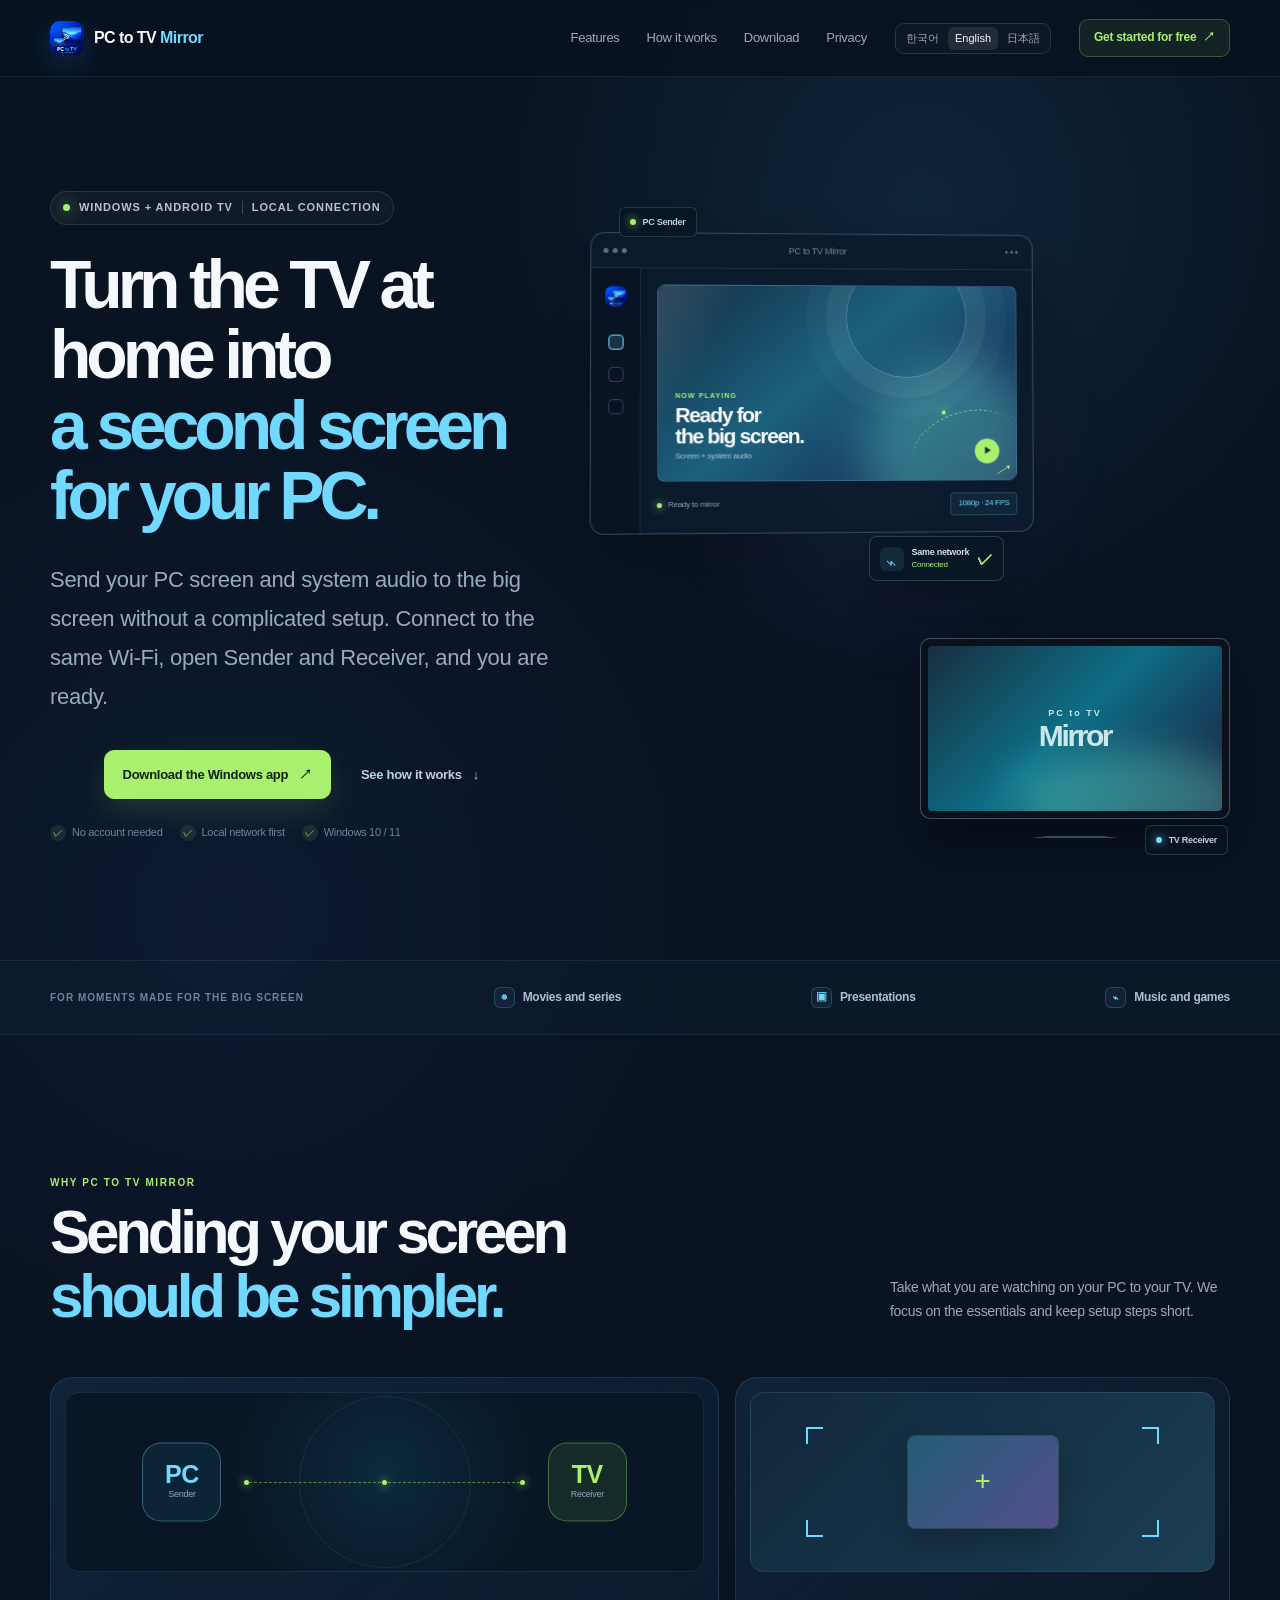
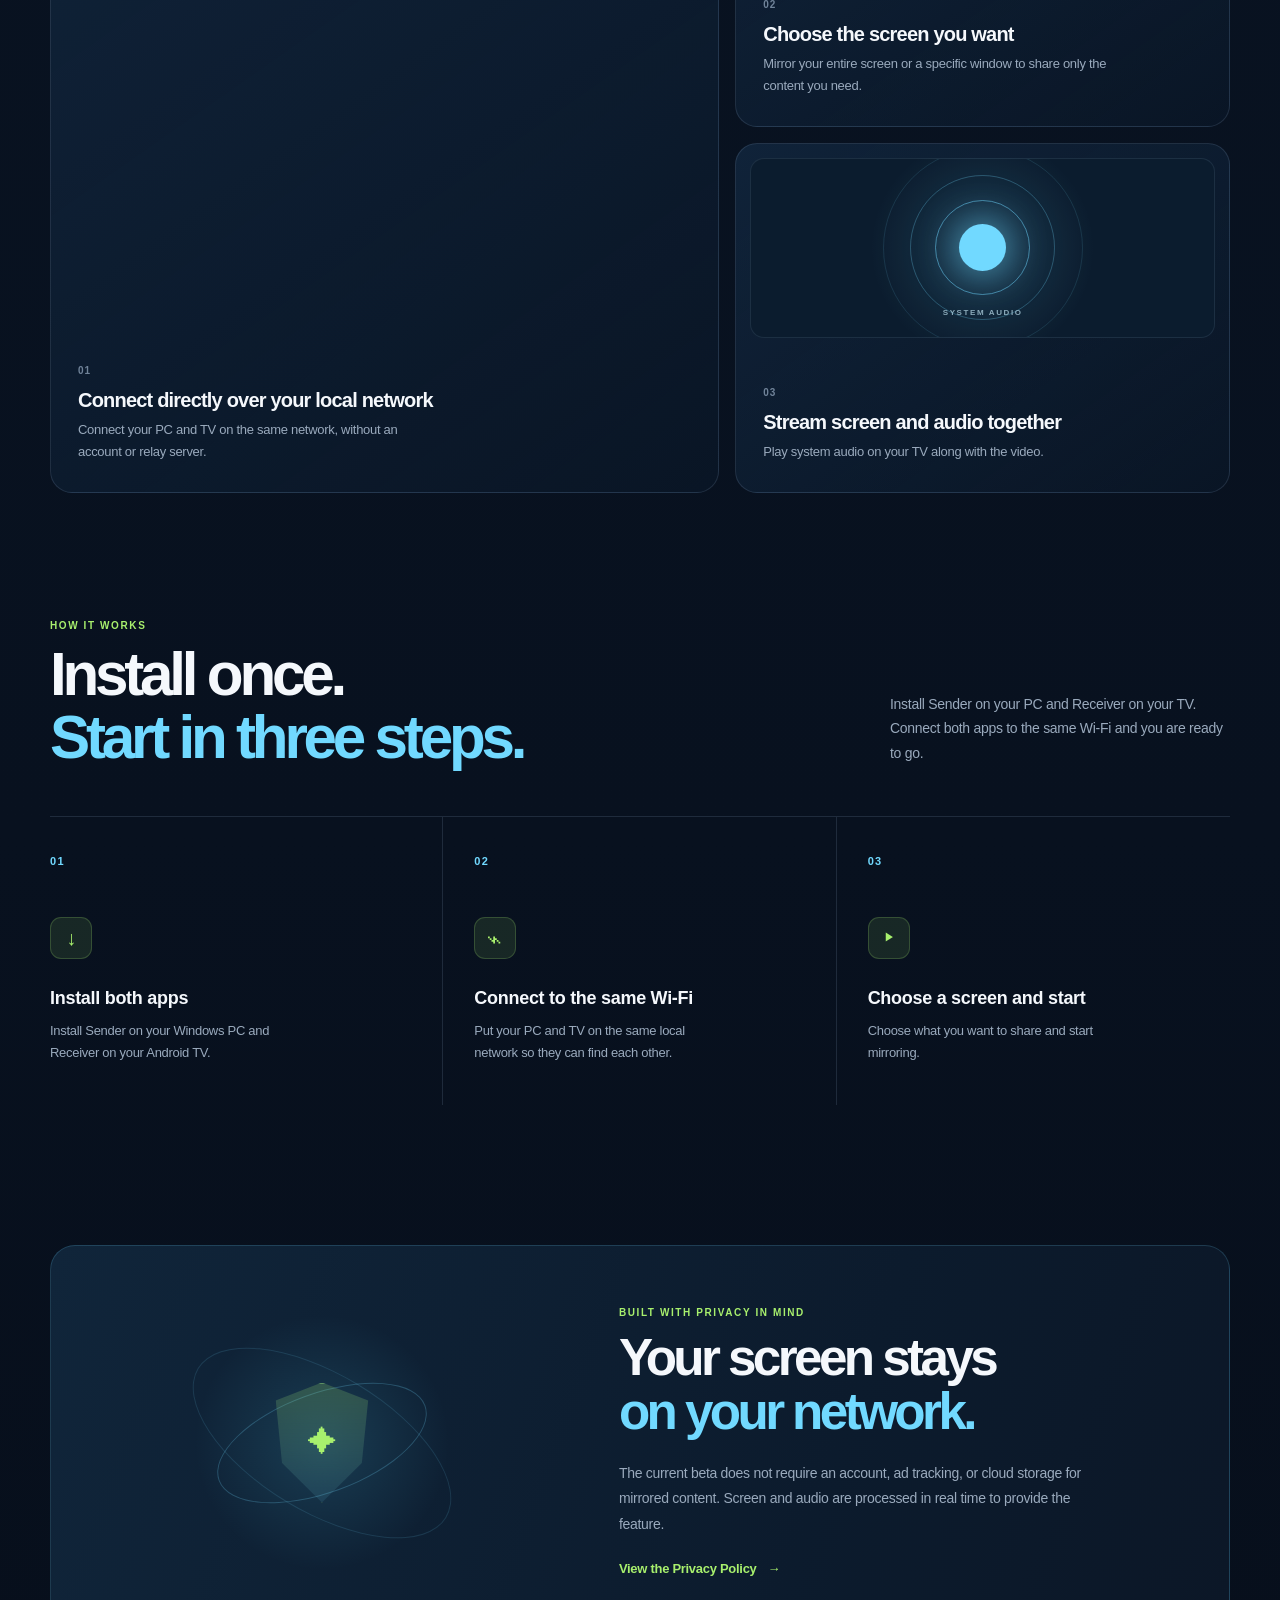
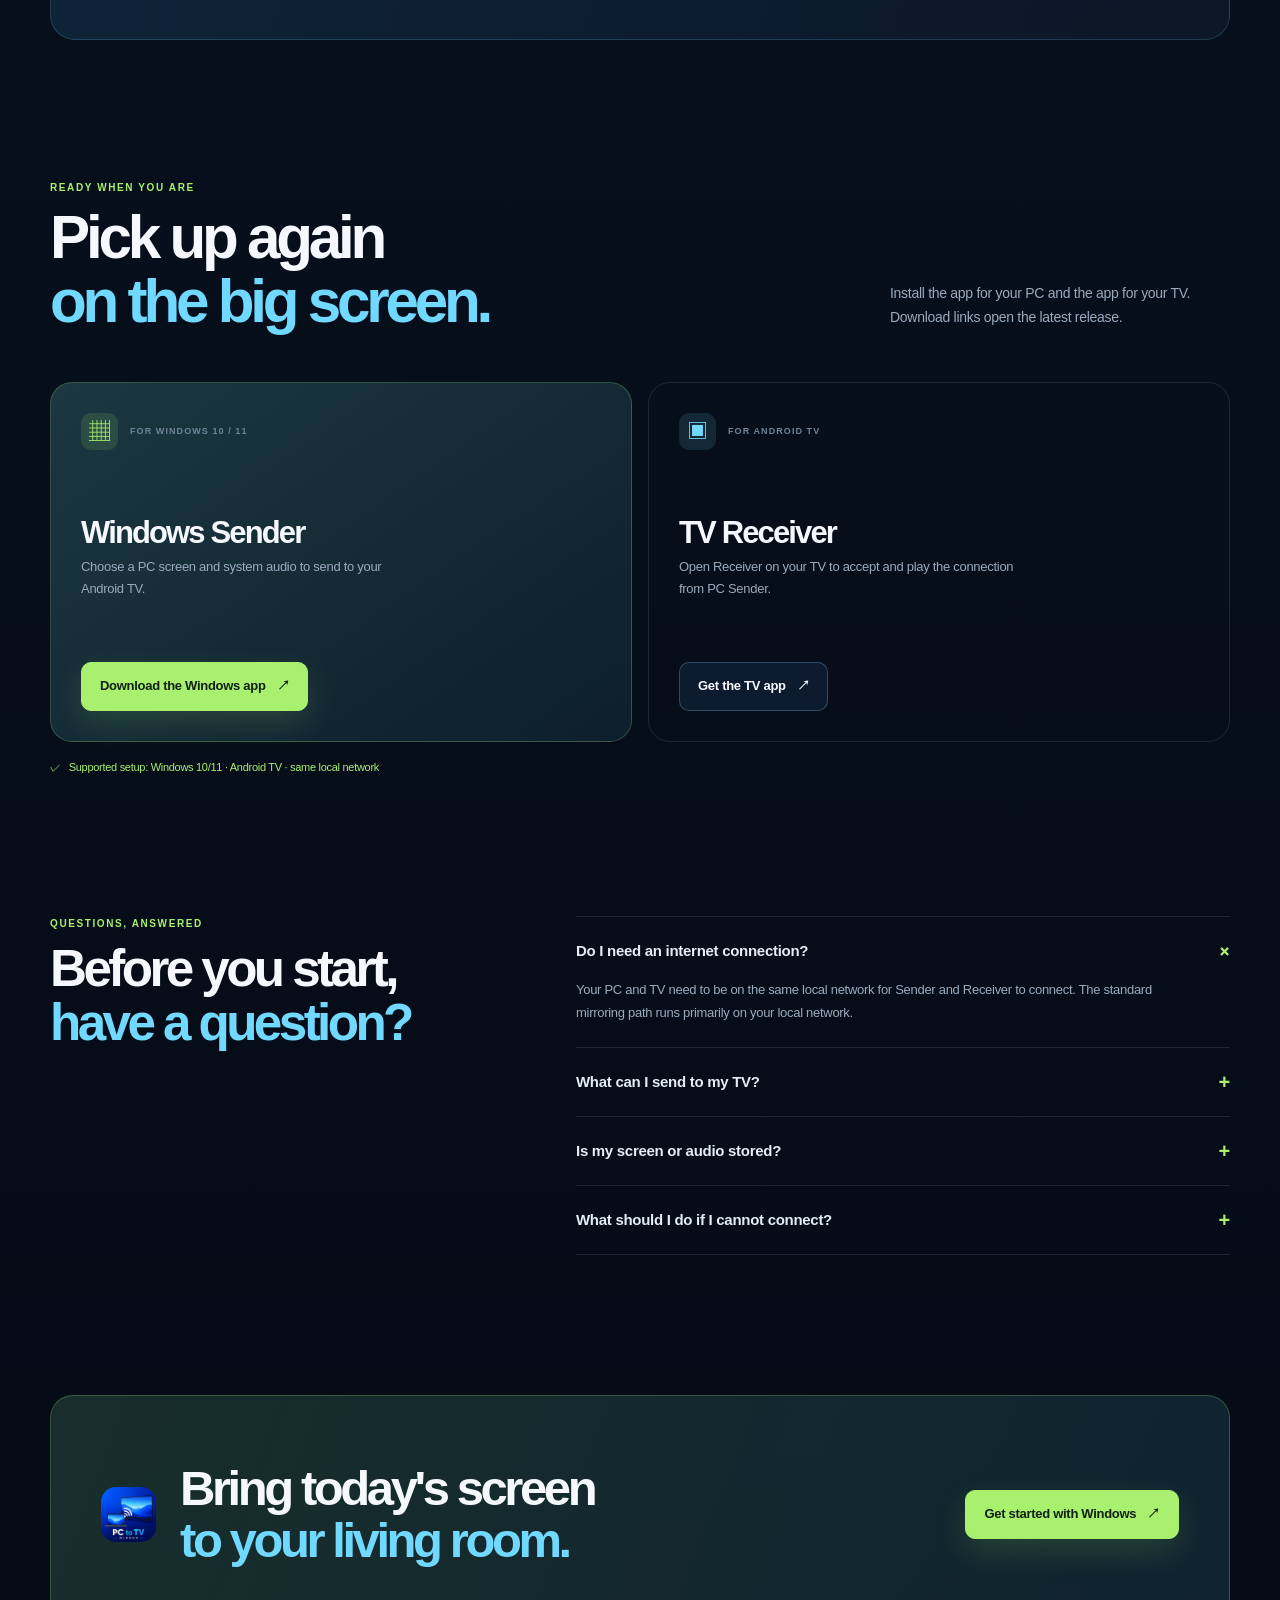
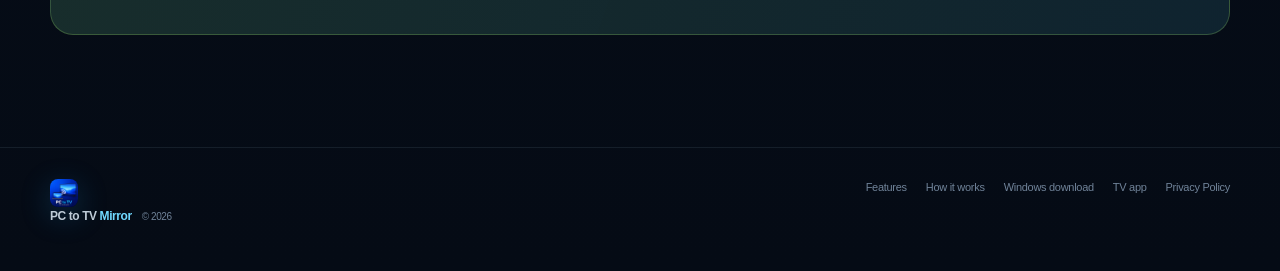
<file: website/index.html>
<!doctype html>
<html lang="ko">
<head>
  <meta charset="utf-8"><meta name="viewport" content="width=device-width, initial-scale=1">
  <meta name="description" content="PC to TV Mirror는 Windows PC 화면과 시스템 오디오를 Android TV로 보내는 로컬 미러링 앱입니다." data-i18n-attr="content:meta.home.description">
  <meta name="theme-color" content="#08111f"><title data-i18n="meta.home.title">PC to TV Mirror — PC 화면을 TV로</title>
  <link rel="icon" type="image/x-icon" href="assets/app_icon.ico"><link rel="icon" type="image/png" sizes="256x256" href="assets/app-icon.png"><link rel="apple-touch-icon" href="assets/app-icon.png"><link rel="stylesheet" href="styles.css">
</head>
<body>
<nav class="nav" aria-label="주 메뉴" data-i18n-attr="aria-label:aria.mainNavigation"><div class="shell nav-inner">
<a class="brand" href="index.html" aria-label="PC to TV Mirror 홈" data-i18n-attr="aria-label:aria.home"><span class="brand-mark"><img src="assets/app-icon.png" alt=""></span><span>PC to TV <strong>Mirror</strong></span></a>
<div class="nav-links"><a href="#features" data-i18n="nav.features">기능</a><a href="#how-it-works" data-i18n="nav.howItWorks">사용 방법</a><a href="#download" data-i18n="nav.download">다운로드</a><a href="privacy/index.html" data-i18n="nav.privacyShort">개인정보</a></div>
<div class="language-switcher" role="group" aria-label="언어 선택" data-i18n-attr="aria-label:language.selector"><button type="button" data-language-option="ko" aria-pressed="false">한국어</button><button type="button" data-language-option="en" aria-pressed="false">English</button><button type="button" data-language-option="ja" aria-pressed="false">日本語</button></div><a class="nav-cta" data-download="windows" href="windows/index.html"><span data-i18n="nav.start">무료로 시작하기</span> <span aria-hidden="true">↗</span></a>
</div></nav>
<main>
<section class="hero shell"><div class="hero-copy">
<div class="eyebrow"><span class="eyebrow-dot"></span> <span data-i18n="home.hero.eyebrow">Windows + Android TV</span> <span class="eyebrow-divider"></span> <span data-i18n="home.hero.connection">로컬 연결</span></div>
<h1><span data-i18n="home.hero.titleLine1">집에 있는 TV를,</span><br><em data-i18n="home.hero.titleLine2">PC 화면의 두 번째 화면으로.</em></h1>
<p class="hero-lede" data-i18n="home.hero.description">복잡한 설정 없이 PC 화면과 시스템 오디오를 큰 화면으로 보내세요. 같은 Wi‑Fi에 연결하고, Sender와 Receiver를 실행하면 준비가 끝납니다.</p>
<div class="cta-row hero-actions"><a class="btn primary" data-download="windows" href="windows/index.html"><span data-i18n="common.windowsDownload">Windows 앱 다운로드</span> <span aria-hidden="true">↗</span></a><a class="btn btn-quiet" href="#how-it-works"><span data-i18n="home.hero.howItWorks">사용 방법 보기</span> <span aria-hidden="true">↓</span></a></div>
<div class="hero-proof" aria-label="지원 환경" data-i18n-attr="aria-label:home.hero.proofLabel"><span><i class="proof-icon">✓</i> <span data-i18n="home.hero.proofAccount">계정 없이 시작</span></span><span><i class="proof-icon">✓</i> <span data-i18n="home.hero.proofLocal">로컬 네트워크 중심</span></span><span><i class="proof-icon">✓</i> <span data-i18n="home.hero.proofWindows">Windows 10 / 11</span></span></div>
</div>
<div class="hero-visual" aria-label="PC 화면이 TV로 전송되는 모습" data-i18n-attr="aria-label:home.hero.visualLabel"><div class="visual-glow"></div><div class="visual-label visual-label-pc"><span class="device-dot"></span> <span data-i18n="home.visual.pcSender">PC Sender</span></div><div class="visual-label visual-label-tv"><span class="device-dot device-dot-cyan"></span> <span data-i18n="home.visual.tvReceiver">TV Receiver</span></div><div class="connection-path" aria-hidden="true"><span></span><i>↗</i></div>
<div class="desktop-window device-card"><div class="window-bar"><span class="window-dots"><i></i><i></i><i></i></span><span>PC to TV Mirror</span><span class="window-menu">•••</span></div><div class="desktop-content"><div class="desktop-sidebar"><span class="sidebar-logo"><img src="assets/app-icon.png" alt=""></span><span class="sidebar-item active"></span><span class="sidebar-item"></span><span class="sidebar-item"></span></div><div class="desktop-main"><div class="screen-preview"><div class="preview-shine"></div><div class="preview-copy"><span class="preview-chip"><span data-i18n="home.visual.nowPlaying">NOW PLAYING</span></span><strong><span data-i18n="home.visual.readyLine1">Ready for</span><br><span data-i18n="home.visual.readyLine2">the big screen.</span></strong><small><span data-i18n="home.visual.audio">Screen + system audio</span></small></div><span class="preview-play">▶</span></div><div class="control-row"><span><b class="live-dot"></b> <span data-i18n="home.visual.readyToMirror">Ready to mirror</span></span><span class="quality-tag">1080p · 24 FPS</span></div></div></div></div>
<div class="tv-device device-card"><div class="tv-bezel"><div class="tv-screen"><div class="tv-light"></div><div class="tv-copy"><span>PC to TV</span><strong>Mirror</strong></div></div></div><div class="tv-stand"></div></div><div class="network-badge"><span class="network-icon">⌁</span><span><strong data-i18n="home.visual.sameNetwork">같은 네트워크</strong><small data-i18n="home.visual.connected">연결됨</small></span><b>✓</b></div></div></section>
<div class="signal-strip" aria-label="제품 사용 사례" data-i18n-attr="aria-label:home.useCases.label"><div class="shell signal-inner"><span class="signal-intro"><span data-i18n="home.useCases.intro">크게 보고 싶은 순간에</span></span><span><i class="signal-icon">◉</i> <span data-i18n="home.useCases.movies">영화와 시리즈</span></span><span><i class="signal-icon">▣</i> <span data-i18n="home.useCases.presentations">프레젠테이션</span></span><span><i class="signal-icon">⌁</i> <span data-i18n="home.useCases.musicGames">음악과 게임</span></span></div></div>
<section class="section shell" id="features"><div class="section-heading-row"><div><div class="kicker" data-i18n="home.features.kicker">Why PC to TV Mirror</div><h2><span data-i18n="home.features.titleLine1">화면을 보내는 일은</span><br><em data-i18n="home.features.titleLine2">더 단순해야 하니까.</em></h2></div><p data-i18n="home.features.intro">PC에서 보던 것을 TV에서도 같은 흐름으로. 필요한 기능만 담고, 연결에 필요한 단계는 줄였습니다.</p></div>
<div class="feature-grid"><article class="feature-card feature-card-large"><div class="feature-visual local-visual" aria-hidden="true"><div class="local-node local-pc"><span>PC</span><i data-i18n="home.features.sender">Sender</i></div><div class="local-line"><span></span><span></span><span></span></div><div class="local-node local-tv"><span>TV</span><i data-i18n="home.features.receiver">Receiver</i></div><div class="local-ring"></div></div><div class="feature-card-copy"><span class="feature-number">01</span><h3 data-i18n="home.features.feature1Title">로컬에서 바로 연결</h3><p data-i18n="home.features.feature1Text">계정이나 중계 서버 없이, 같은 네트워크 안에서 PC와 TV를 연결합니다.</p></div></article>
<article class="feature-card"><div class="feature-visual focus-visual" aria-hidden="true"><span class="focus-corner top-left"></span><span class="focus-corner top-right"></span><span class="focus-corner bottom-left"></span><span class="focus-corner bottom-right"></span><span class="focus-target">+</span></div><div class="feature-card-copy"><span class="feature-number">02</span><h3 data-i18n="home.features.feature2Title">원하는 화면만 선택</h3><p data-i18n="home.features.feature2Text">전체 화면 또는 특정 창을 골라 필요한 콘텐츠만 미러링하세요.</p></div></article>
<article class="feature-card"><div class="feature-visual audio-visual" aria-hidden="true"><span class="audio-orb"></span><span class="audio-wave wave-one"></span><span class="audio-wave wave-two"></span><span class="audio-wave wave-three"></span><span class="audio-label" data-i18n="home.features.systemAudio">SYSTEM AUDIO</span></div><div class="feature-card-copy"><span class="feature-number">03</span><h3 data-i18n="home.features.feature3Title">화면과 오디오를 함께</h3><p data-i18n="home.features.feature3Text">영상뿐 아니라 시스템 오디오까지 TV에서 함께 재생할 수 있습니다.</p></div></article></div></section>
<section class="section section-tight shell" id="how-it-works"><div class="kicker" data-i18n="home.steps.kicker">How it works</div><div class="section-heading-row how-heading"><h2><span data-i18n="home.steps.titleLine1">설치는 한 번,</span><br><em data-i18n="home.steps.titleLine2">시작은 세 단계.</em></h2><p data-i18n="home.steps.intro">PC에는 Sender, TV에는 Receiver. 두 앱을 준비하고 같은 Wi‑Fi에 연결하면 바로 시작할 수 있습니다.</p></div><div class="steps"><article class="step"><span class="step-count">01</span><div class="step-icon"><span>↓</span></div><h3 data-i18n="home.steps.step1Title">두 앱 설치</h3><p data-i18n="home.steps.step1Text">Windows PC에 Sender를, Android TV에 Receiver를 설치하세요.</p></article><article class="step"><span class="step-count">02</span><div class="step-icon"><span class="icon-wifi">⌁</span></div><h3 data-i18n="home.steps.step2Title">같은 Wi‑Fi 연결</h3><p data-i18n="home.steps.step2Text">PC와 TV를 같은 로컬 네트워크에 연결하면 서로를 찾을 수 있습니다.</p></article><article class="step"><span class="step-count">03</span><div class="step-icon"><span class="icon-play">▶</span></div><h3 data-i18n="home.steps.step3Title">화면 선택 후 시작</h3><p data-i18n="home.steps.step3Text">보내고 싶은 화면을 고르고 미러링을 시작하세요.</p></article></div></section>
<section class="section privacy-section shell"><div class="privacy-card"><div class="privacy-art" aria-hidden="true"><span class="privacy-shield">✦</span><span class="privacy-orbit orbit-one"></span><span class="privacy-orbit orbit-two"></span></div><div class="privacy-copy"><div class="kicker" data-i18n="home.privacy.kicker">Built with privacy in mind</div><h2><span data-i18n="home.privacy.titleLine1">내 화면은</span><br><em data-i18n="home.privacy.titleLine2">내 네트워크 안에.</em></h2><p data-i18n="home.privacy.text">현재 베타버젼은 회원가입, 광고 추적, 미러링 콘텐츠의 클라우드 저장을 요구하지 않습니다. 화면과 오디오는 기능 제공을 위해 실시간 처리됩니다.</p><a class="text-link" href="privacy/index.html"><span data-i18n="home.privacy.link">개인정보 처리방침 보기</span> <span aria-hidden="true">→</span></a></div></div></section>
<section class="section shell" id="download"><div class="download-heading"><div><div class="kicker" data-i18n="home.download.kicker">Ready when you are</div><h2><span data-i18n="home.download.titleLine1">큰 화면에서</span><br><em data-i18n="home.download.titleLine2">다시 시작하세요.</em></h2></div><p data-i18n="home.download.intro">PC와 TV에 맞는 앱을 각각 설치하면 됩니다. 다운로드 링크는 최신 배포 버전으로 연결됩니다.</p></div><div class="download-grid"><article class="download-card download-card-primary"><div class="download-card-top"><span class="platform-icon platform-windows">▦</span><span class="platform-label"><span data-i18n="home.download.windowsPlatform">FOR WINDOWS 10 / 11</span></span></div><div><h3>Windows Sender</h3><p data-i18n="home.download.windowsText">PC 화면과 시스템 오디오를 선택해 Android TV로 보냅니다.</p></div><a class="btn primary" data-download="windows" href="windows/index.html"><span data-i18n="common.windowsDownload">Windows 앱 다운로드</span> <span aria-hidden="true">↗</span></a></article><article class="download-card download-card-secondary"><div class="download-card-top"><span class="platform-icon platform-tv">▣</span><span class="platform-label"><span data-i18n="home.download.tvPlatform">FOR ANDROID TV</span></span></div><div><h3>TV Receiver</h3><p data-i18n="home.download.tvText">TV에서 Receiver를 실행하고 PC Sender의 연결을 받아 재생합니다.</p></div><a class="btn" data-download="tv" href="tv/index.html"><span data-i18n="home.download.tvButton">TV 앱 받기</span> <span aria-hidden="true">↗</span></a></article></div><p class="download-note"><span>✓</span> <span data-i18n="home.download.note">현재 지원 환경: Windows 10/11 · Android TV · 동일한 로컬 네트워크</span></p></section>
<section class="section faq-section shell"><div class="faq-heading"><div class="kicker" data-i18n="home.faq.kicker">Questions, answered</div><h2><span data-i18n="home.faq.titleLine1">시작하기 전에</span><br><em data-i18n="home.faq.titleLine2">궁금한 점이 있나요?</em></h2></div><div class="faq-list"><details open><summary><span class="faq-question-text" data-i18n="home.faq.question1">인터넷 연결이 꼭 필요한가요?</span><span class="faq-icon" aria-hidden="true">+</span></summary><p data-i18n="home.faq.answer1">Sender와 Receiver를 연결하려면 PC와 TV가 같은 로컬 네트워크에 있어야 합니다. 기본 미러링 경로는 로컬 네트워크 중심으로 동작합니다.</p></details><details><summary><span class="faq-question-text" data-i18n="home.faq.question2">어떤 화면을 TV로 보낼 수 있나요?</span><span class="faq-icon" aria-hidden="true">+</span></summary><p data-i18n="home.faq.answer2">Windows Sender에서 전체 화면 또는 미러링할 창을 선택하는 흐름을 지원합니다. 실제 제공 범위는 설치한 앱 버전에 따라 확인해 주세요.</p></details><details><summary><span class="faq-question-text" data-i18n="home.faq.question3">내 화면이나 오디오가 저장되나요?</span><span class="faq-icon" aria-hidden="true">+</span></summary><p data-i18n="home.faq.answer3">현재 베타버젼은 미러링 콘텐츠를 자체 클라우드 서버에 저장하도록 설계되지 않았습니다. 콘텐츠는 미러링을 위해 실시간 처리됩니다.</p></details><details><summary><span class="faq-question-text" data-i18n="home.faq.question4">연결이 되지 않으면 어떻게 하나요?</span><span class="faq-icon" aria-hidden="true">+</span></summary><p data-i18n="home.faq.answer4">두 기기가 같은 네트워크에 있는지 확인한 뒤 Receiver를 먼저 실행하고 Sender에서 다시 연결을 시도해 보세요.</p></details></div></section>
<section class="final-cta shell"><div class="final-cta-inner"><div><span class="final-mark"><img src="assets/app-icon.png" alt=""></span><h2><span data-i18n="home.final.titleLine1">오늘의 화면을,</span><br><em data-i18n="home.final.titleLine2">거실의 화면으로.</em></h2></div><a class="btn primary" data-download="windows" href="windows/index.html"><span data-i18n="home.final.button">Windows 앱으로 시작하기</span> <span aria-hidden="true">↗</span></a></div></section>
</main>
<footer><div class="shell footer-inner"><div class="footer-brand"><span class="brand-mark small"><img src="assets/app-icon.png" alt=""></span><span>PC to TV <strong>Mirror</strong></span><small>© <span data-year></span></small></div><div class="footer-links"><a href="#features" data-i18n="nav.features">기능</a><a href="#how-it-works" data-i18n="nav.howItWorks">사용 방법</a><a href="windows/index.html" data-i18n="footer.windowsDownload">Windows 다운로드</a><a href="tv/index.html" data-i18n="footer.tvApp">TV 앱</a><a href="privacy/index.html" data-i18n="footer.privacy">개인정보 처리방침</a></div></div></footer>
<script src="translations/ko.js"></script><script src="translations/en.js"></script><script src="translations/ja.js"></script><script src="i18n.js"></script><script src="config.js"></script><script src="app.js"></script>
</body>
</html>
</file>
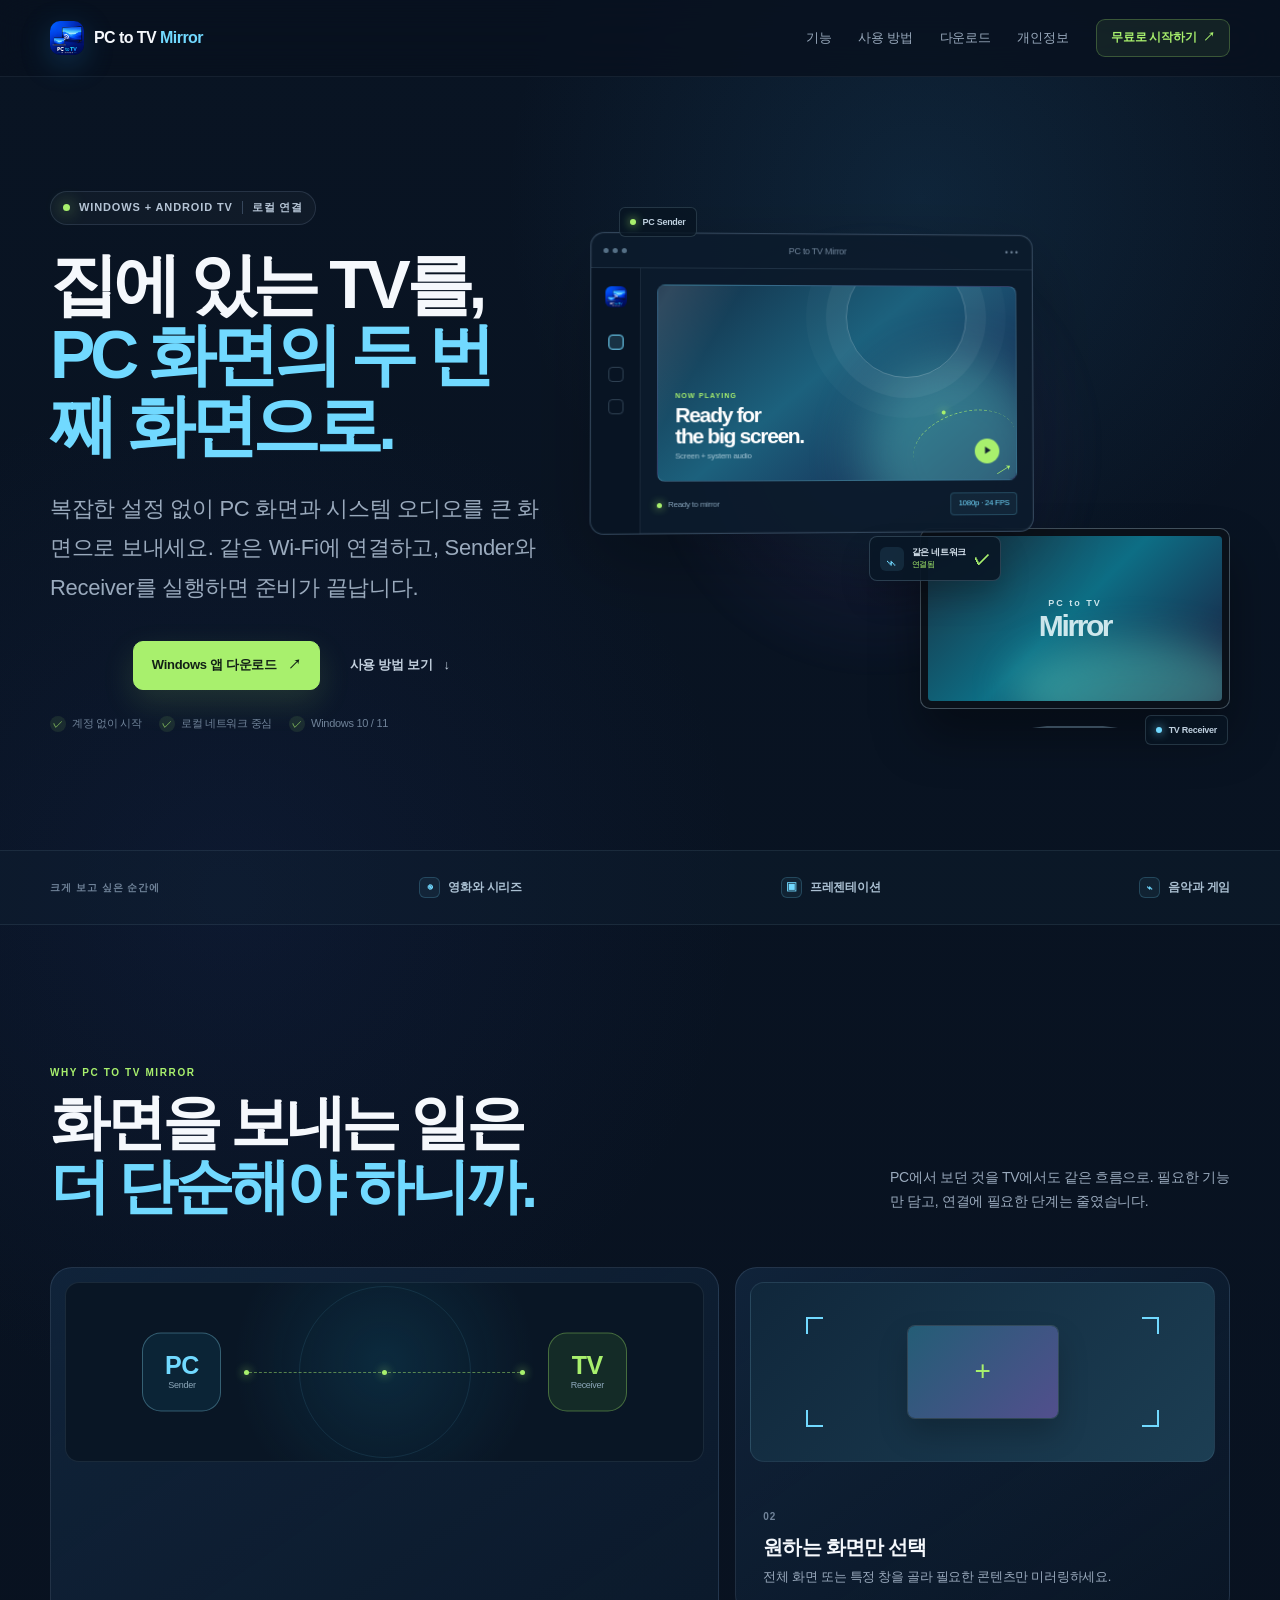
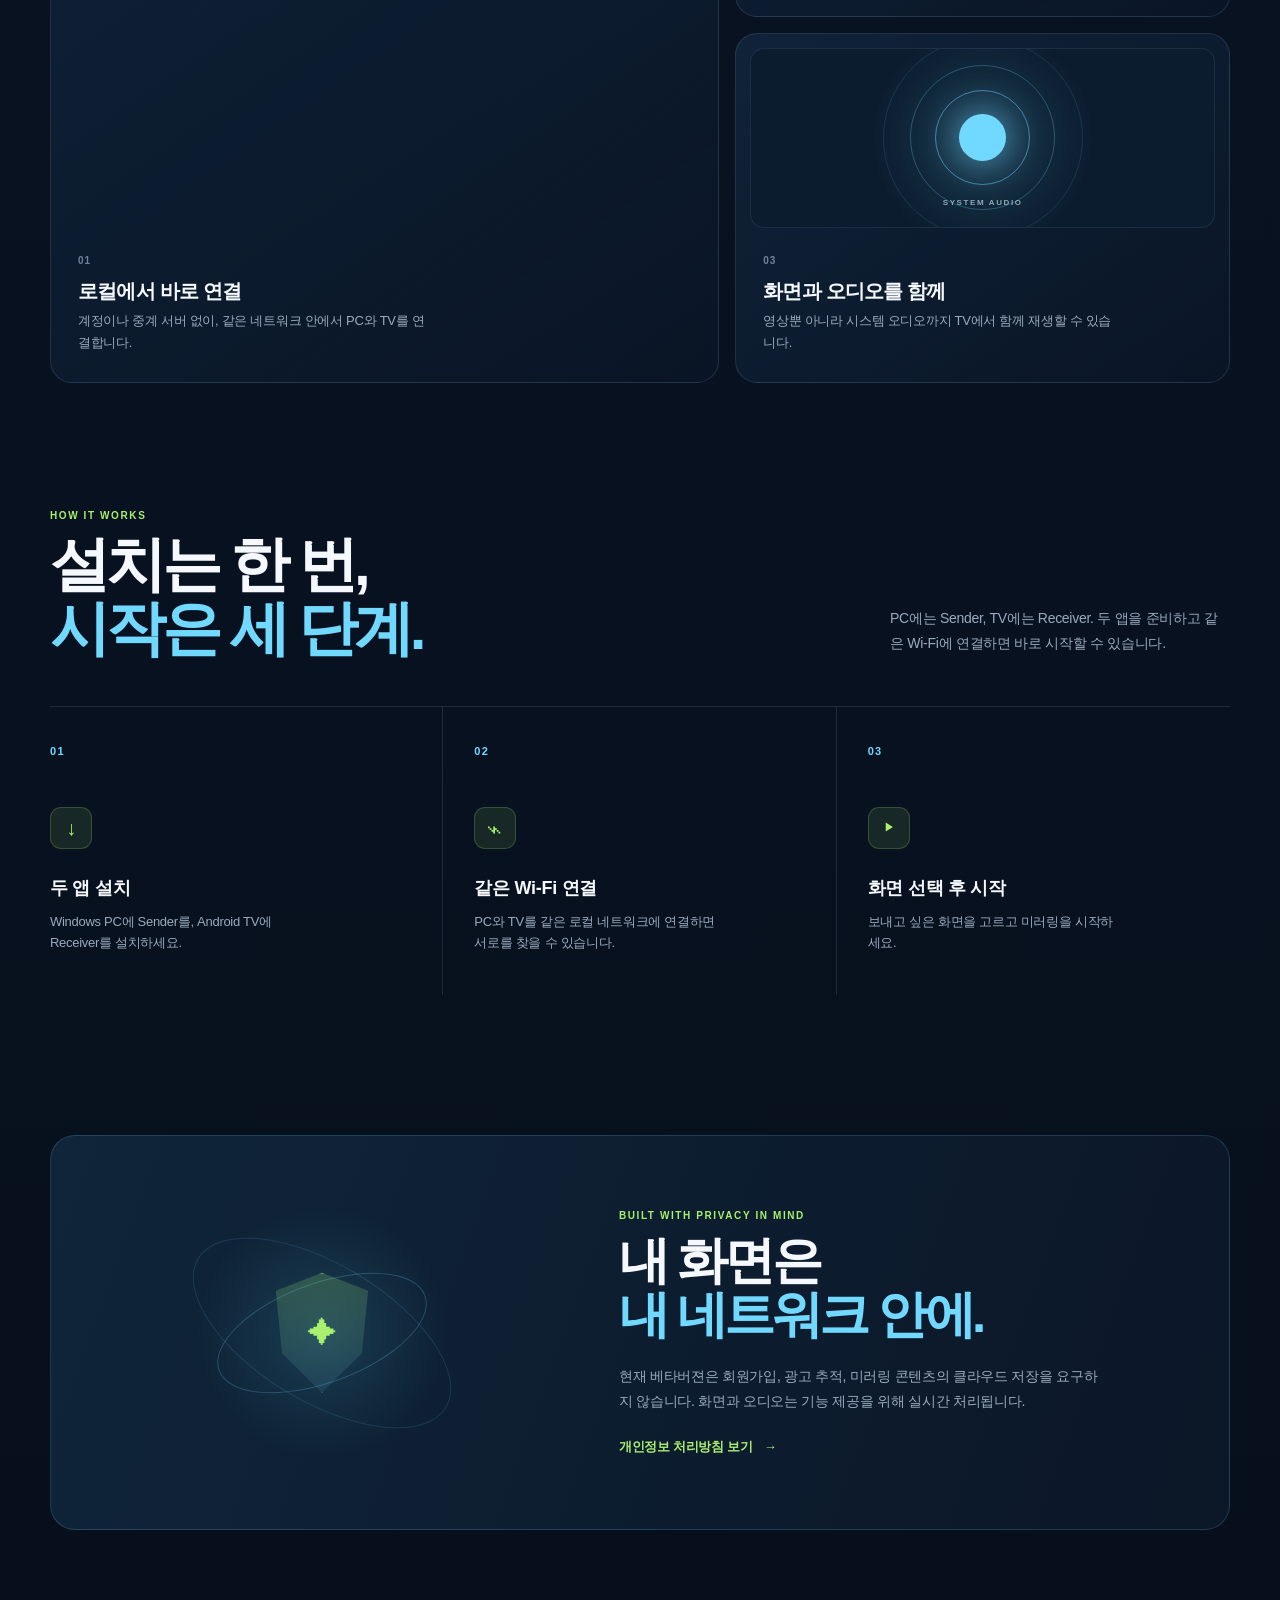
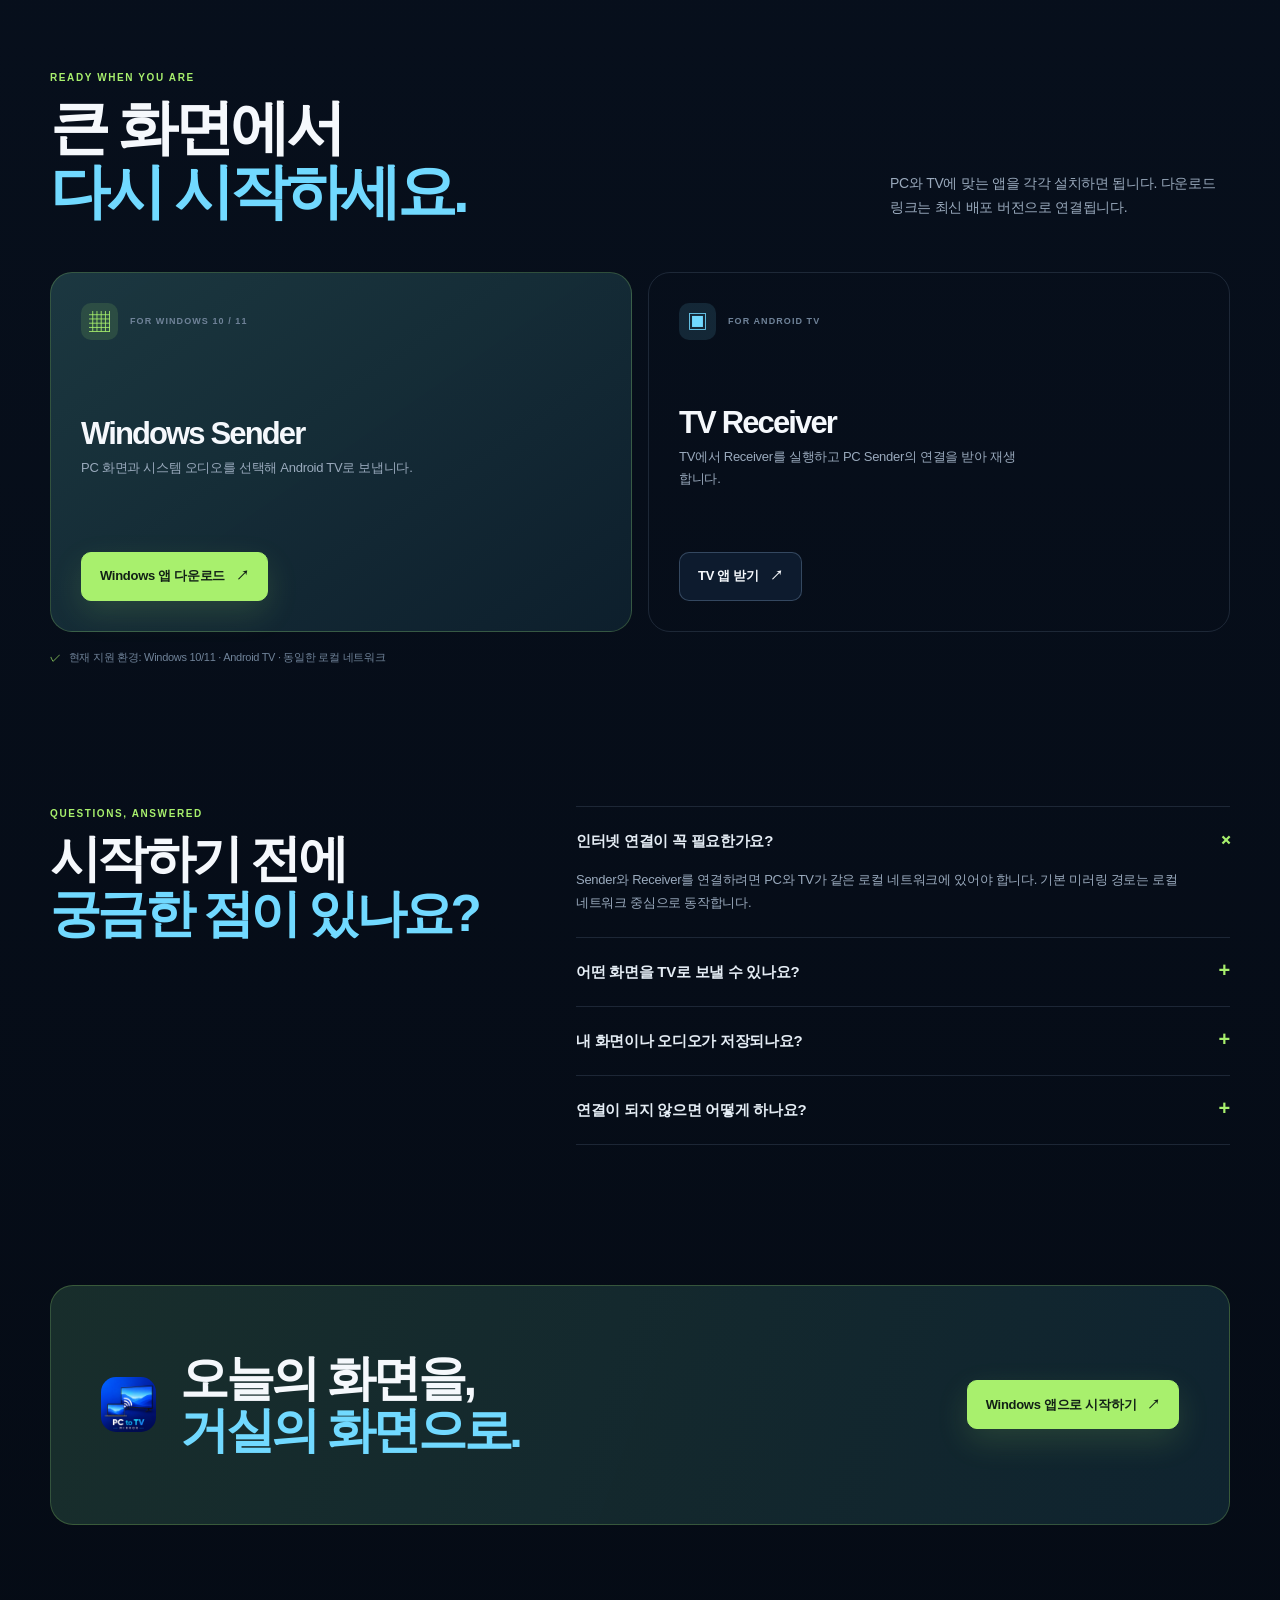
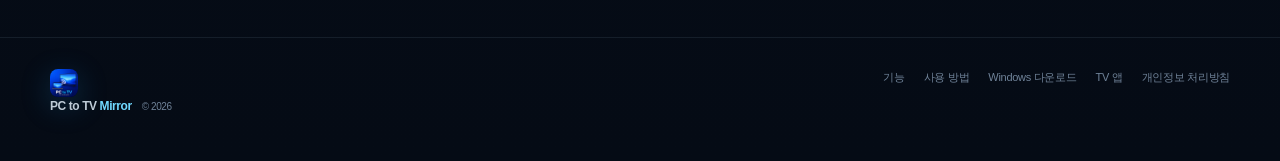
<file: pc-tv-mirror-website/public/index.html>
<!doctype html>
<html lang="ko">
<head>
  <meta charset="utf-8"><meta name="viewport" content="width=device-width, initial-scale=1">
  <meta name="description" content="PC to TV Mirror는 Windows PC 화면과 시스템 오디오를 Android TV로 보내는 로컬 미러링 앱입니다.">
  <meta name="theme-color" content="#08111f"><title>PC to TV Mirror — PC 화면을 TV로</title>
  <link rel="icon" type="image/x-icon" href="assets/app_icon.ico"><link rel="icon" type="image/png" sizes="256x256" href="assets/app-icon.png"><link rel="apple-touch-icon" href="assets/app-icon.png"><link rel="stylesheet" href="styles.css">
</head>
<body>
<nav class="nav" aria-label="주 메뉴"><div class="shell nav-inner">
<a class="brand" href="index.html" aria-label="PC to TV Mirror 홈"><span class="brand-mark"><img src="assets/app-icon.png" alt=""></span><span>PC to TV <strong>Mirror</strong></span></a>
<div class="nav-links"><a href="#features">기능</a><a href="#how-it-works">사용 방법</a><a href="#download">다운로드</a><a href="privacy/index.html">개인정보</a></div>
<a class="nav-cta" data-download="windows" href="windows/index.html">무료로 시작하기 <span aria-hidden="true">↗</span></a>
</div></nav>
<main>
<section class="hero shell"><div class="hero-copy">
<div class="eyebrow"><span class="eyebrow-dot"></span> Windows + Android TV <span class="eyebrow-divider"></span> 로컬 연결</div>
<h1>집에 있는 TV를,<br><em>PC 화면의 두 번째 화면으로.</em></h1>
<p class="hero-lede">복잡한 설정 없이 PC 화면과 시스템 오디오를 큰 화면으로 보내세요. 같은 Wi‑Fi에 연결하고, Sender와 Receiver를 실행하면 준비가 끝납니다.</p>
<div class="cta-row hero-actions"><a class="btn primary" data-download="windows" href="windows/index.html">Windows 앱 다운로드 <span aria-hidden="true">↗</span></a><a class="btn btn-quiet" href="#how-it-works">사용 방법 보기 <span aria-hidden="true">↓</span></a></div>
<div class="hero-proof" aria-label="지원 환경"><span><i class="proof-icon">✓</i> 계정 없이 시작</span><span><i class="proof-icon">✓</i> 로컬 네트워크 중심</span><span><i class="proof-icon">✓</i> Windows 10 / 11</span></div>
</div>
<div class="hero-visual" aria-label="PC 화면이 TV로 전송되는 모습"><div class="visual-glow"></div><div class="visual-label visual-label-pc"><span class="device-dot"></span> PC Sender</div><div class="visual-label visual-label-tv"><span class="device-dot device-dot-cyan"></span> TV Receiver</div><div class="connection-path" aria-hidden="true"><span></span><i>↗</i></div>
<div class="desktop-window device-card"><div class="window-bar"><span class="window-dots"><i></i><i></i><i></i></span><span>PC to TV Mirror</span><span class="window-menu">•••</span></div><div class="desktop-content"><div class="desktop-sidebar"><span class="sidebar-logo"><img src="assets/app-icon.png" alt=""></span><span class="sidebar-item active"></span><span class="sidebar-item"></span><span class="sidebar-item"></span></div><div class="desktop-main"><div class="screen-preview"><div class="preview-shine"></div><div class="preview-copy"><span class="preview-chip">NOW PLAYING</span><strong>Ready for<br>the big screen.</strong><small>Screen + system audio</small></div><span class="preview-play">▶</span></div><div class="control-row"><span><b class="live-dot"></b> Ready to mirror</span><span class="quality-tag">1080p · 24 FPS</span></div></div></div></div>
<div class="tv-device device-card"><div class="tv-bezel"><div class="tv-screen"><div class="tv-light"></div><div class="tv-copy"><span>PC to TV</span><strong>Mirror</strong></div></div></div><div class="tv-stand"></div></div><div class="network-badge"><span class="network-icon">⌁</span><span><strong>같은 네트워크</strong><small>연결됨</small></span><b>✓</b></div></div></section>
<div class="signal-strip" aria-label="제품 사용 사례"><div class="shell signal-inner"><span class="signal-intro">크게 보고 싶은 순간에</span><span><i class="signal-icon">◉</i> 영화와 시리즈</span><span><i class="signal-icon">▣</i> 프레젠테이션</span><span><i class="signal-icon">⌁</i> 음악과 게임</span></div></div>
<section class="section shell" id="features"><div class="section-heading-row"><div><div class="kicker">Why PC to TV Mirror</div><h2>화면을 보내는 일은<br><em>더 단순해야 하니까.</em></h2></div><p>PC에서 보던 것을 TV에서도 같은 흐름으로. 필요한 기능만 담고, 연결에 필요한 단계는 줄였습니다.</p></div>
<div class="feature-grid"><article class="feature-card feature-card-large"><div class="feature-visual local-visual" aria-hidden="true"><div class="local-node local-pc"><span>PC</span><i>Sender</i></div><div class="local-line"><span></span><span></span><span></span></div><div class="local-node local-tv"><span>TV</span><i>Receiver</i></div><div class="local-ring"></div></div><div class="feature-card-copy"><span class="feature-number">01</span><h3>로컬에서 바로 연결</h3><p>계정이나 중계 서버 없이, 같은 네트워크 안에서 PC와 TV를 연결합니다.</p></div></article>
<article class="feature-card"><div class="feature-visual focus-visual" aria-hidden="true"><span class="focus-corner top-left"></span><span class="focus-corner top-right"></span><span class="focus-corner bottom-left"></span><span class="focus-corner bottom-right"></span><span class="focus-target">+</span></div><div class="feature-card-copy"><span class="feature-number">02</span><h3>원하는 화면만 선택</h3><p>전체 화면 또는 특정 창을 골라 필요한 콘텐츠만 미러링하세요.</p></div></article>
<article class="feature-card"><div class="feature-visual audio-visual" aria-hidden="true"><span class="audio-orb"></span><span class="audio-wave wave-one"></span><span class="audio-wave wave-two"></span><span class="audio-wave wave-three"></span><span class="audio-label">SYSTEM AUDIO</span></div><div class="feature-card-copy"><span class="feature-number">03</span><h3>화면과 오디오를 함께</h3><p>영상뿐 아니라 시스템 오디오까지 TV에서 함께 재생할 수 있습니다.</p></div></article></div></section>
<section class="section section-tight shell" id="how-it-works"><div class="kicker">How it works</div><div class="section-heading-row how-heading"><h2>설치는 한 번,<br><em>시작은 세 단계.</em></h2><p>PC에는 Sender, TV에는 Receiver. 두 앱을 준비하고 같은 Wi‑Fi에 연결하면 바로 시작할 수 있습니다.</p></div><div class="steps"><article class="step"><span class="step-count">01</span><div class="step-icon"><span>↓</span></div><h3>두 앱 설치</h3><p>Windows PC에 Sender를, Android TV에 Receiver를 설치하세요.</p></article><article class="step"><span class="step-count">02</span><div class="step-icon"><span class="icon-wifi">⌁</span></div><h3>같은 Wi‑Fi 연결</h3><p>PC와 TV를 같은 로컬 네트워크에 연결하면 서로를 찾을 수 있습니다.</p></article><article class="step"><span class="step-count">03</span><div class="step-icon"><span class="icon-play">▶</span></div><h3>화면 선택 후 시작</h3><p>보내고 싶은 화면을 고르고 미러링을 시작하세요.</p></article></div></section>
<section class="section privacy-section shell"><div class="privacy-card"><div class="privacy-art" aria-hidden="true"><span class="privacy-shield">✦</span><span class="privacy-orbit orbit-one"></span><span class="privacy-orbit orbit-two"></span></div><div class="privacy-copy"><div class="kicker">Built with privacy in mind</div><h2>내 화면은<br><em>내 네트워크 안에.</em></h2><p>현재 베타버젼은 회원가입, 광고 추적, 미러링 콘텐츠의 클라우드 저장을 요구하지 않습니다. 화면과 오디오는 기능 제공을 위해 실시간 처리됩니다.</p><a class="text-link" href="privacy/index.html">개인정보 처리방침 보기 <span aria-hidden="true">→</span></a></div></div></section>
<section class="section shell" id="download"><div class="download-heading"><div><div class="kicker">Ready when you are</div><h2>큰 화면에서<br><em>다시 시작하세요.</em></h2></div><p>PC와 TV에 맞는 앱을 각각 설치하면 됩니다. 다운로드 링크는 최신 배포 버전으로 연결됩니다.</p></div><div class="download-grid"><article class="download-card download-card-primary"><div class="download-card-top"><span class="platform-icon platform-windows">▦</span><span class="platform-label">FOR WINDOWS 10 / 11</span></div><div><h3>Windows Sender</h3><p>PC 화면과 시스템 오디오를 선택해 Android TV로 보냅니다.</p></div><a class="btn primary" data-download="windows" href="windows/index.html">Windows 앱 다운로드 <span aria-hidden="true">↗</span></a></article><article class="download-card download-card-secondary"><div class="download-card-top"><span class="platform-icon platform-tv">▣</span><span class="platform-label">FOR ANDROID TV</span></div><div><h3>TV Receiver</h3><p>TV에서 Receiver를 실행하고 PC Sender의 연결을 받아 재생합니다.</p></div><a class="btn" data-download="tv" href="tv/index.html">TV 앱 받기 <span aria-hidden="true">↗</span></a></article></div><p class="download-note"><span>✓</span> 현재 지원 환경: Windows 10/11 · Android TV · 동일한 로컬 네트워크</p></section>
<section class="section faq-section shell"><div class="faq-heading"><div class="kicker">Questions, answered</div><h2>시작하기 전에<br><em>궁금한 점이 있나요?</em></h2></div><div class="faq-list"><details open><summary>인터넷 연결이 꼭 필요한가요?<span>+</span></summary><p>Sender와 Receiver를 연결하려면 PC와 TV가 같은 로컬 네트워크에 있어야 합니다. 기본 미러링 경로는 로컬 네트워크 중심으로 동작합니다.</p></details><details><summary>어떤 화면을 TV로 보낼 수 있나요?<span>+</span></summary><p>Windows Sender에서 전체 화면 또는 미러링할 창을 선택하는 흐름을 지원합니다. 실제 제공 범위는 설치한 앱 버전에 따라 확인해 주세요.</p></details><details><summary>내 화면이나 오디오가 저장되나요?<span>+</span></summary><p>현재 베타버젼은 미러링 콘텐츠를 자체 클라우드 서버에 저장하도록 설계되지 않았습니다. 콘텐츠는 미러링을 위해 실시간 처리됩니다.</p></details><details><summary>연결이 되지 않으면 어떻게 하나요?<span>+</span></summary><p>두 기기가 같은 네트워크에 있는지 확인한 뒤 Receiver를 먼저 실행하고 Sender에서 다시 연결을 시도해 보세요.</p></details></div></section>
<section class="final-cta shell"><div class="final-cta-inner"><div><span class="final-mark"><img src="assets/app-icon.png" alt=""></span><h2>오늘의 화면을,<br><em>거실의 화면으로.</em></h2></div><a class="btn primary" data-download="windows" href="windows/index.html">Windows 앱으로 시작하기 <span aria-hidden="true">↗</span></a></div></section>
</main>
<footer><div class="shell footer-inner"><div class="footer-brand"><span class="brand-mark small"><img src="assets/app-icon.png" alt=""></span><span>PC to TV <strong>Mirror</strong></span><small>© <span data-year></span></small></div><div class="footer-links"><a href="#features">기능</a><a href="#how-it-works">사용 방법</a><a href="windows/index.html">Windows 다운로드</a><a href="tv/index.html">TV 앱</a><a href="privacy/index.html">개인정보 처리방침</a></div></div></footer>
<script src="config.js"></script><script src="app.js"></script>
</body>
</html>
</file>
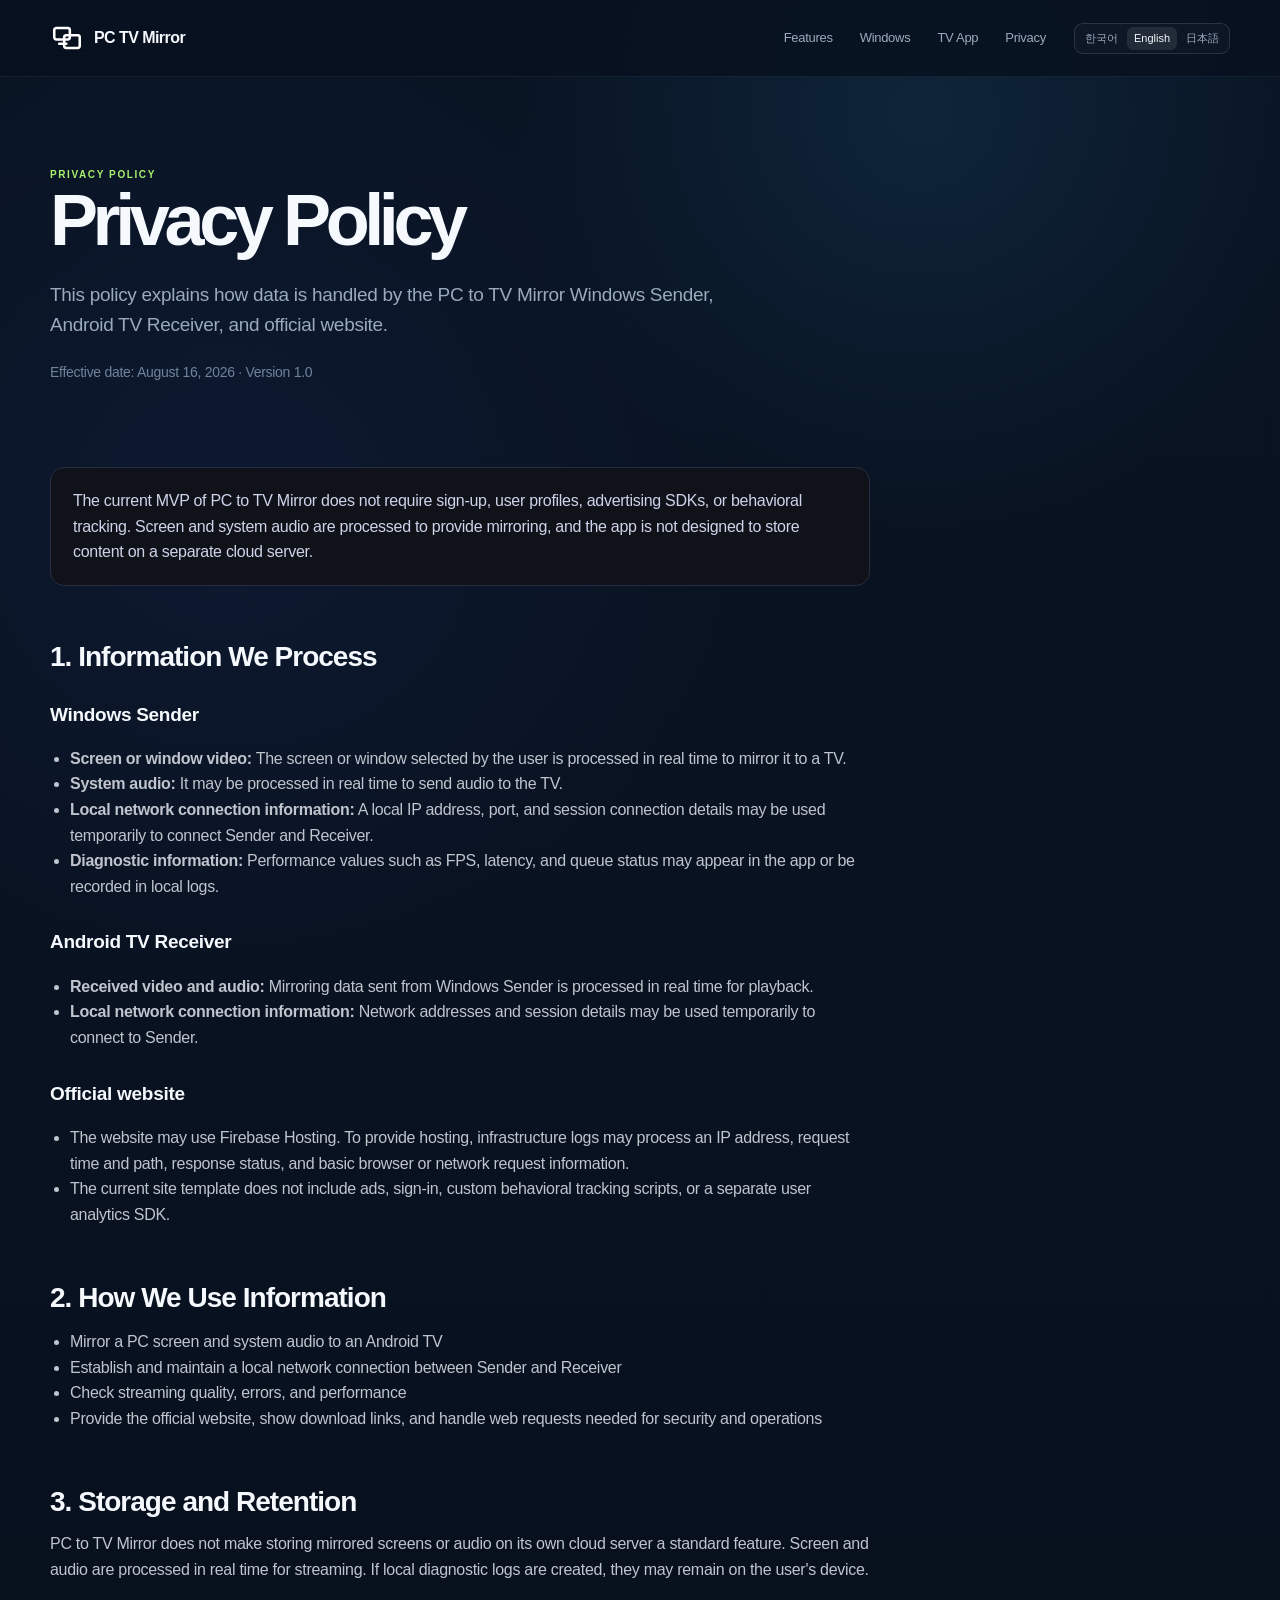
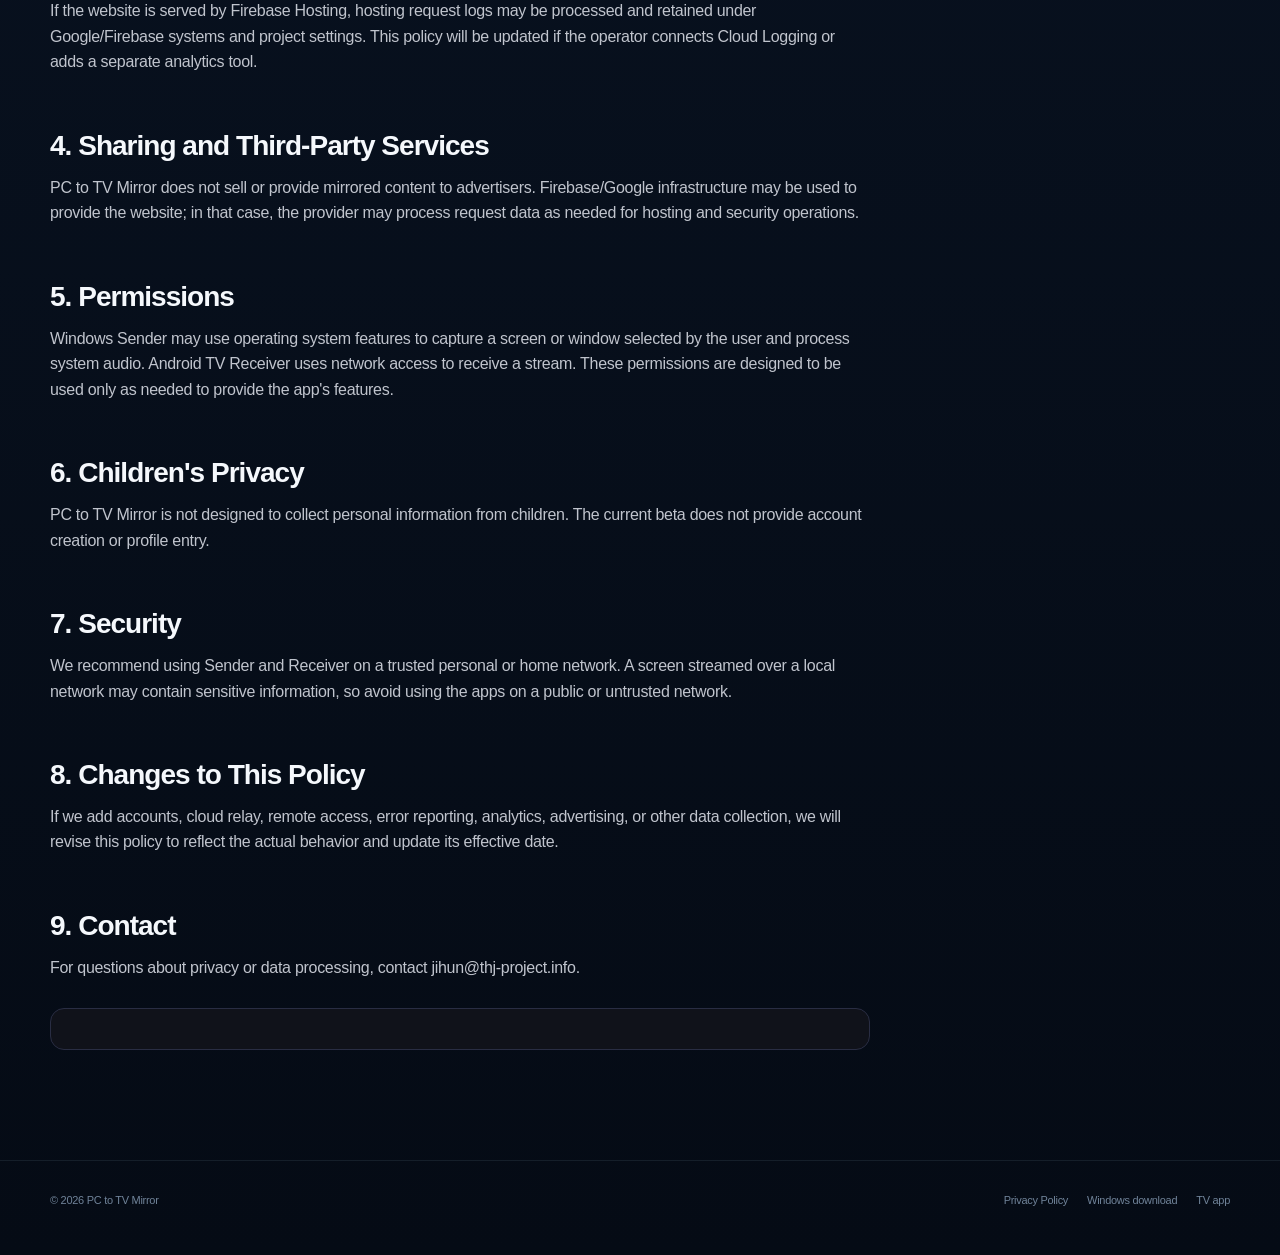
<file: website/privacy/index.html>
<!doctype html>
<html lang="ko">
<head>
  <meta charset="utf-8"><meta name="viewport" content="width=device-width, initial-scale=1">
  <meta name="robots" content="index,follow"><meta name="description" content="PC to TV Mirror의 Windows Sender, Android TV Receiver 및 공식 웹사이트에서 데이터가 어떻게 처리되는지 설명합니다." data-i18n-attr="content:meta.privacy.description">
  <title data-i18n="meta.privacy.title">개인정보 처리방침 — PC TV Mirror</title>
  <link rel="stylesheet" href="../styles.css">
</head>
<body>

<nav class="nav" aria-label="주 메뉴" data-i18n-attr="aria-label:aria.mainNavigation">
  <div class="shell nav-inner">
    <a class="brand" href="../index.html" aria-label="PC to TV Mirror 홈" data-i18n-attr="aria-label:aria.home"><span class="brand-mark"><svg xmlns="http://www.w3.org/2000/svg" viewBox="0 0 24 24" fill="none"><rect x="3" y="5" width="11" height="8" rx="1.5" stroke="white" stroke-width="1.8"/><rect x="10" y="10" width="11" height="9" rx="1.5" stroke="white" stroke-width="1.8"/><path d="M6.5 16h5" stroke="white" stroke-width="1.8" stroke-linecap="round"/></svg></span><span>PC TV Mirror</span></a>
    <div class="nav-links">
      <a href="../index.html#features" data-i18n="nav.features">Features</a>
      <a href="../windows/index.html" data-i18n="nav.windows">Windows</a>
      <a href="../tv/index.html" data-i18n="nav.tvApp">TV App</a>
      <a class="keep" href="../privacy/index.html" data-i18n="nav.privacy">Privacy</a>
    </div>
  <div class="language-switcher" role="group" aria-label="언어 선택" data-i18n-attr="aria-label:language.selector"><button type="button" data-language-option="ko" aria-pressed="false">한국어</button><button type="button" data-language-option="en" aria-pressed="false">English</button><button type="button" data-language-option="ja" aria-pressed="false">日本語</button></div>
  </div>
</nav>
<main class="shell">
  <section class="page-hero">
    <div class="kicker" data-i18n="privacy.kicker">Privacy Policy</div>
    <h1 data-i18n="privacy.title">개인정보 처리방침</h1>
    <p data-i18n="privacy.intro">PC to TV Mirror의 Windows Sender, Android TV Receiver 및 공식 웹사이트에서 데이터가 어떻게 처리되는지 설명합니다.</p>
    <div class="policy-meta" data-i18n="privacy.policyMeta">시행일: 2026년 8월 16일 · 버전 1.0</div>
  </section>

  <article class="prose">
    <div class="notice">
      <span data-i18n="privacy.notice">PC to TV Mirror의 현재 MVP는 회원가입, 사용자 프로필, 광고 SDK, 행동 추적을 요구하지 않습니다. 화면과 시스템 오디오는 미러링 기능 제공을 위해 처리되며, 앱이 별도의 클라우드 서버에 콘텐츠를 저장하도록 설계되지 않았습니다.</span>
    </div>

    <h2 data-i18n="privacy.section1">1. 처리하는 정보</h2>
    <h3>Windows Sender</h3>
    <ul>
      <li><strong data-i18n="privacy.info.screenLabel">화면 또는 창 영상:</strong> <span data-i18n="privacy.info.screenText">사용자가 선택한 화면/창을 TV로 미러링하기 위해 실시간으로 처리합니다.</span></li>
      <li><strong data-i18n="privacy.info.audioLabel">시스템 오디오:</strong> <span data-i18n="privacy.info.audioText">TV로 오디오를 전송하기 위해 실시간으로 처리할 수 있습니다.</span></li>
      <li><strong data-i18n="privacy.info.networkLabel">로컬 네트워크 연결 정보:</strong> <span data-i18n="privacy.info.networkText">Sender와 Receiver가 연결되기 위해 로컬 IP 주소, 포트 및 세션 연결 정보가 일시적으로 사용될 수 있습니다.</span></li>
      <li><strong data-i18n="privacy.info.diagnosticsLabel">진단 정보:</strong> <span data-i18n="privacy.info.diagnosticsText">앱 내부에서 FPS, 지연 시간, 큐 상태 등 성능 진단 값이 표시되거나 로컬 로그에 남을 수 있습니다.</span></li>
    </ul>

    <h3 data-i18n="privacy.androidHeading">Android TV Receiver</h3>
    <ul>
      <li><strong data-i18n="privacy.info.receivedLabel">수신 영상 및 오디오:</strong> <span data-i18n="privacy.info.receivedText">Windows Sender로부터 전달된 미러링 데이터를 재생하기 위해 실시간으로 처리합니다.</span></li>
      <li><strong data-i18n="privacy.info.receiverNetworkLabel">로컬 네트워크 연결 정보:</strong> <span data-i18n="privacy.info.receiverNetworkText">Sender와 연결하기 위해 네트워크 주소 및 세션 정보가 일시적으로 사용될 수 있습니다.</span></li>
    </ul>

    <h3 data-i18n="privacy.websiteHeading">공식 웹사이트</h3>
    <ul>
      <li data-i18n="privacy.info.hosting">웹사이트는 Firebase Hosting을 이용할 수 있으며, 호스팅 제공 과정에서 IP 주소, 요청 시간, 요청 경로, 응답 상태, 브라우저/네트워크 관련 기본 요청 정보 등이 인프라 로그로 처리될 수 있습니다.</li>
      <li data-i18n="privacy.info.siteTools">현재 사이트 템플릿에는 광고, 로그인, 자체 행동 추적 스크립트 또는 별도 사용자 분석 SDK를 포함하지 않습니다.</li>
    </ul>

    <h2 data-i18n="privacy.section2">2. 이용 목적</h2>
    <ul>
      <li data-i18n="privacy.purpose1">PC 화면과 시스템 오디오를 Android TV로 미러링</li>
      <li data-i18n="privacy.purpose2">Sender와 Receiver 간 로컬 네트워크 연결 수립 및 유지</li>
      <li data-i18n="privacy.purpose3">스트리밍 품질, 오류 및 성능 상태 확인</li>
      <li data-i18n="privacy.purpose4">공식 웹사이트 제공, 다운로드 링크 안내 및 보안·운영상 필요한 웹 요청 처리</li>
    </ul>

    <h2 data-i18n="privacy.section3">3. 저장 및 보관</h2>
    <p data-i18n="privacy.storage1">PC TV Mirror는 미러링되는 화면이나 오디오를 자체 클라우드 서버에 저장하는 것을 기본 기능으로 하지 않습니다. 화면과 오디오는 스트리밍을 위해 실시간 처리됩니다. 로컬 진단 로그가 생성되는 경우 사용자의 기기 내에 존재할 수 있습니다.</p>
    <p data-i18n="privacy.storage2">웹사이트가 Firebase Hosting에서 제공되는 경우 호스팅 인프라의 요청 로그는 Google/Firebase의 시스템 및 프로젝트 설정에 따라 처리·보관될 수 있습니다. 운영자가 Cloud Logging을 연결하거나 별도의 분석 도구를 추가하는 경우 이 방침을 업데이트합니다.</p>

    <h2 data-i18n="privacy.section4">4. 제3자 제공 및 외부 서비스</h2>
    <p data-i18n="privacy.thirdParty">PC TV Mirror는 미러링 콘텐츠를 광고 사업자에게 판매하거나 제공하지 않습니다. 웹사이트 제공을 위해 Firebase/Google 인프라를 사용할 수 있으며, 이 경우 해당 제공자는 호스팅 및 보안 운영에 필요한 범위에서 요청 데이터를 처리할 수 있습니다.</p>

    <h2 data-i18n="privacy.section5">5. 권한</h2>
    <p data-i18n="privacy.permissions">Windows Sender는 사용자가 선택한 화면/창을 캡처하고 시스템 오디오를 처리하기 위한 운영체제 기능을 사용할 수 있습니다. Android TV Receiver는 네트워크를 통해 스트림을 수신하기 위해 네트워크 접근 기능을 사용합니다. 앱은 기능 제공에 필요한 범위에서만 이러한 권한을 사용하도록 설계합니다.</p>

    <h2 data-i18n="privacy.section6">6. 아동의 개인정보</h2>
    <p data-i18n="privacy.children">PC TV Mirror는 아동을 대상으로 개인정보를 수집하도록 설계된 서비스가 아니며, 현재 베타버젼은 계정 생성이나 프로필 입력 기능을 제공하지 않습니다.</p>

    <h2 data-i18n="privacy.section7">7. 보안</h2>
    <p data-i18n="privacy.security">사용자는 신뢰할 수 있는 개인 또는 가정용 네트워크에서 Sender와 Receiver를 사용하는 것을 권장합니다. 로컬 네트워크에서 스트리밍되는 화면에는 민감한 내용이 포함될 수 있으므로, 공용 또는 신뢰할 수 없는 네트워크에서는 사용을 피하는 것이 좋습니다.</p>

    <h2 data-i18n="privacy.section8">8. 방침 변경</h2>
    <p data-i18n="privacy.changes">향후 계정, 클라우드 릴레이, 원격 접속, 오류 보고 서비스, 분석 도구, 광고 또는 추가적인 데이터 수집 기능을 도입하는 경우 실제 동작에 맞게 본 개인정보 처리방침을 수정하고 시행일을 갱신합니다.</p>

    <h2 data-i18n="privacy.section9">9. 문의</h2>
    <p><span data-i18n="privacy.contactBefore">개인정보 또는 데이터 처리와 관련한 문의는</span> <a data-support-email href="mailto:support@example.com">support@example.com</a><span data-i18n="privacy.contactAfter">으로 보내주세요.</span></p>

    <div class="notice">
      
    </div>
  </article>
</main>

<footer>
  <div class="shell footer-inner">
    <div>© <span data-year></span> PC to TV Mirror</div>
    <div class="footer-links">
      <a href="../privacy/index.html" data-i18n="footer.privacy">개인정보 처리방침</a>
      <a href="../windows/index.html" data-i18n="footer.windowsDownload">Windows 다운로드</a>
      <a href="../tv/index.html" data-i18n="footer.tvApp">TV 앱</a>
    </div>
  </div>
</footer>
<script src="../translations/ko.js"></script><script src="../translations/en.js"></script><script src="../translations/ja.js"></script><script src="../i18n.js"></script><script src="../config.js"></script><script src="../app.js"></script>
</body>
</html>
</file>
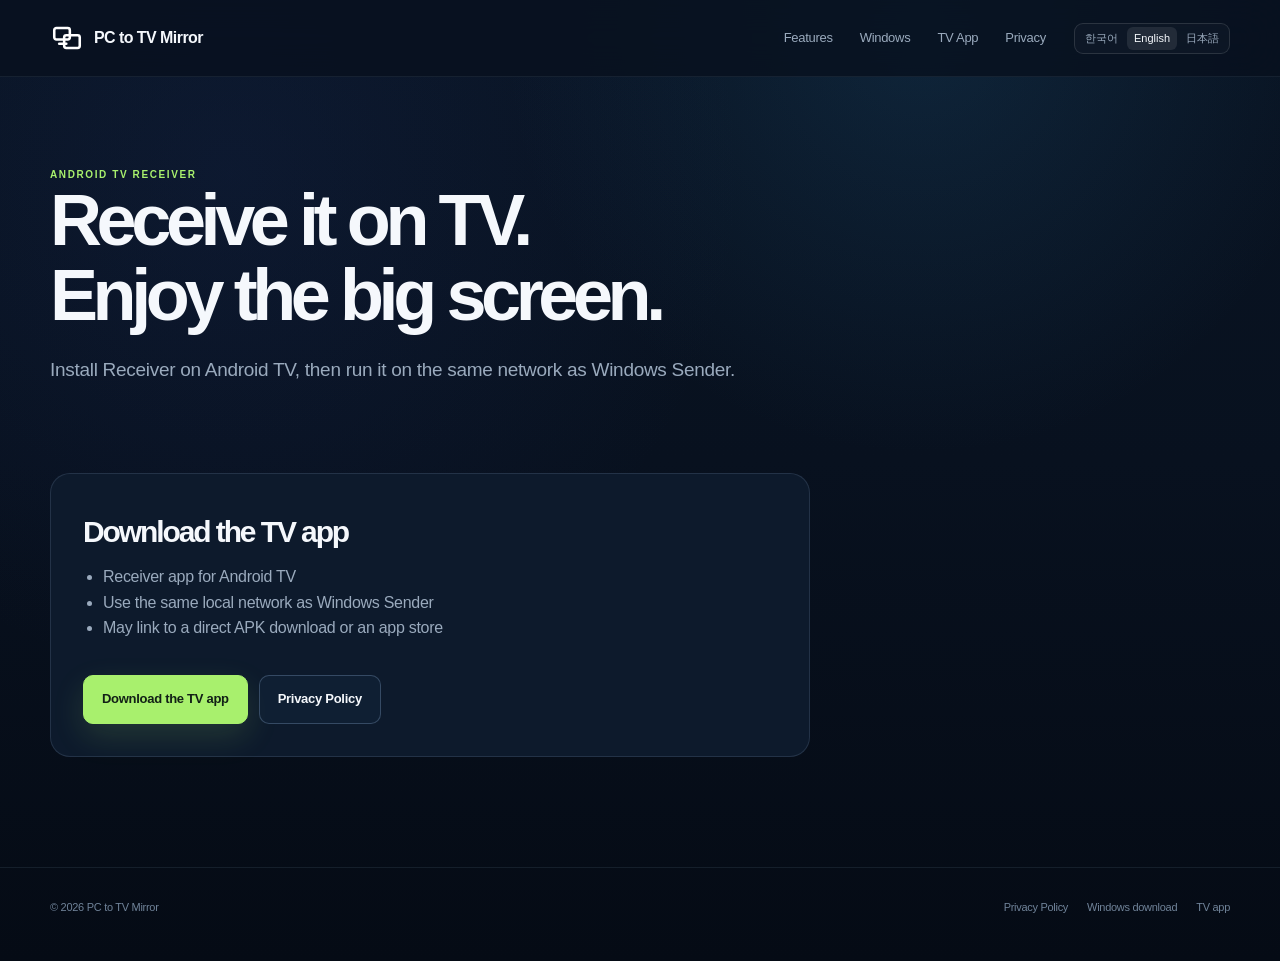
<file: website/tv/index.html>
<!doctype html>
<html lang="ko">
<head>
  <meta charset="utf-8"><meta name="viewport" content="width=device-width, initial-scale=1">
  <meta name="description" content="Android TV에 Receiver 앱을 설치한 뒤 Windows Sender와 같은 네트워크에서 실행하세요." data-i18n-attr="content:meta.tv.description"><title data-i18n="meta.tv.title">Android TV Receiver 다운로드 — PC to TV Mirror</title>
  <link rel="stylesheet" href="../styles.css">
</head>
<body>

<nav class="nav" aria-label="주 메뉴" data-i18n-attr="aria-label:aria.mainNavigation">
  <div class="shell nav-inner">
    <a class="brand" href="../index.html" aria-label="PC to TV Mirror 홈" data-i18n-attr="aria-label:aria.home"><span class="brand-mark"><svg xmlns="http://www.w3.org/2000/svg" viewBox="0 0 24 24" fill="none"><rect x="3" y="5" width="11" height="8" rx="1.5" stroke="white" stroke-width="1.8"/><rect x="10" y="10" width="11" height="9" rx="1.5" stroke="white" stroke-width="1.8"/><path d="M6.5 16h5" stroke="white" stroke-width="1.8" stroke-linecap="round"/></svg></span><span>PC to TV Mirror</span></a>
    <div class="nav-links">
      <a href="../index.html#features" data-i18n="nav.features">Features</a>
      <a href="../windows/index.html" data-i18n="nav.windows">Windows</a>
      <a href="../tv/index.html" data-i18n="nav.tvApp">TV App</a>
      <a class="keep" href="../privacy/index.html" data-i18n="nav.privacy">Privacy</a>
    </div>
  <div class="language-switcher" role="group" aria-label="언어 선택" data-i18n-attr="aria-label:language.selector"><button type="button" data-language-option="ko" aria-pressed="false">한국어</button><button type="button" data-language-option="en" aria-pressed="false">English</button><button type="button" data-language-option="ja" aria-pressed="false">日本語</button></div>
  </div>
</nav>
<main class="shell">
  <section class="page-hero">
    <div class="kicker">Android TV Receiver</div>
    <h1><span data-i18n="tv.titleLine1">TV에서 받는</span><br><span data-i18n="tv.titleLine2">큰 화면.</span></h1>
    <p data-i18n="tv.intro">Android TV에 Receiver 앱을 설치한 뒤 Windows Sender와 같은 네트워크에서 실행하세요.</p>
  </section>
  <section class="download-panel">
    <h2 data-i18n="tv.downloadTitle">TV 앱 다운로드</h2>
    <ul>
      <li data-i18n="tv.requirement1">Android TV용 Receiver 앱</li>
      <li data-i18n="tv.requirement2">Windows Sender와 동일한 로컬 네트워크 권장</li>
      <li data-i18n="tv.requirement3">APK 직접 배포 또는 스토어 링크로 연결 가능</li>
    </ul>
    <div class="cta-row" style="justify-content:flex-start">
      <a class="btn primary" data-download="tv" href="#"><span data-i18n="tv.downloadButton">TV 앱 다운로드</span></a>
      <a class="btn" href="../privacy/index.html" data-i18n="common.privacyPolicy">개인정보 처리방침</a>
    </div>
    
  </section>
</main>

<footer>
  <div class="shell footer-inner">
    <div>© <span data-year></span> PC to TV Mirror</div>
    <div class="footer-links">
      <a href="../privacy/index.html" data-i18n="footer.privacy">개인정보 처리방침</a>
      <a href="../windows/index.html" data-i18n="footer.windowsDownload">Windows 다운로드</a>
      <a href="../tv/index.html" data-i18n="footer.tvApp">TV 앱</a>
    </div>
  </div>
</footer>
<script src="../translations/ko.js"></script><script src="../translations/en.js"></script><script src="../translations/ja.js"></script><script src="../i18n.js"></script><script src="../config.js"></script><script src="../app.js"></script>
</body>
</html>
</file>
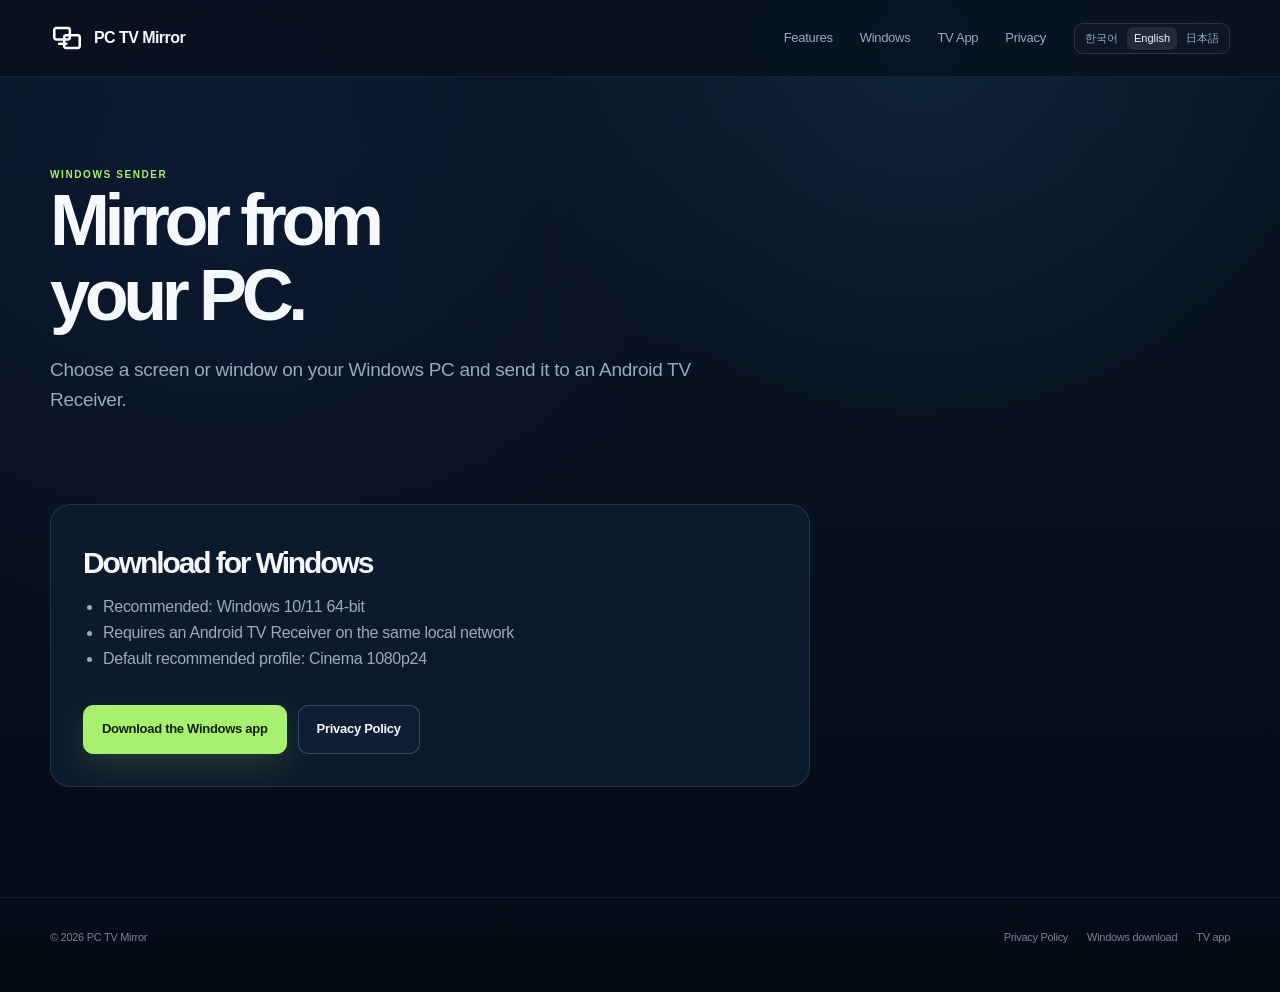
<file: website/windows/index.html>
<!doctype html>
<html lang="ko">
<head>
  <meta charset="utf-8"><meta name="viewport" content="width=device-width, initial-scale=1">
  <meta name="description" content="Windows PC에서 화면 또는 창을 선택하고 Android TV Receiver로 전송합니다." data-i18n-attr="content:meta.windows.description"><title data-i18n="meta.windows.title">Windows Sender 다운로드 — PC TV Mirror</title>
  <link rel="stylesheet" href="../styles.css">
</head>
<body>

<nav class="nav" aria-label="주 메뉴" data-i18n-attr="aria-label:aria.mainNavigation">
  <div class="shell nav-inner">
    <a class="brand" href="../index.html" aria-label="PC to TV Mirror 홈" data-i18n-attr="aria-label:aria.home"><span class="brand-mark"><svg xmlns="http://www.w3.org/2000/svg" viewBox="0 0 24 24" fill="none"><rect x="3" y="5" width="11" height="8" rx="1.5" stroke="white" stroke-width="1.8"/><rect x="10" y="10" width="11" height="9" rx="1.5" stroke="white" stroke-width="1.8"/><path d="M6.5 16h5" stroke="white" stroke-width="1.8" stroke-linecap="round"/></svg></span><span>PC TV Mirror</span></a>
    <div class="nav-links">
      <a href="../index.html#features" data-i18n="nav.features">Features</a>
      <a href="../windows/index.html" data-i18n="nav.windows">Windows</a>
      <a href="../tv/index.html" data-i18n="nav.tvApp">TV App</a>
      <a class="keep" href="../privacy/index.html" data-i18n="nav.privacy">Privacy</a>
    </div>
  <div class="language-switcher" role="group" aria-label="언어 선택" data-i18n-attr="aria-label:language.selector"><button type="button" data-language-option="ko" aria-pressed="false">한국어</button><button type="button" data-language-option="en" aria-pressed="false">English</button><button type="button" data-language-option="ja" aria-pressed="false">日本語</button></div>
  </div>
</nav>
<main class="shell">
  <section class="page-hero">
    <div class="kicker">Windows Sender</div>
    <h1><span data-i18n="windows.titleLine1">PC에서 시작하는</span><br><span data-i18n="windows.titleLine2">미러링.</span></h1>
    <p data-i18n="windows.intro">Windows PC에서 화면 또는 창을 선택하고 Android TV Receiver로 전송합니다.</p>
  </section>
  <section class="download-panel">
    <h2 data-i18n="windows.downloadTitle">Windows용 다운로드</h2>
    <ul>
      <li data-i18n="windows.requirement1">권장: Windows 10/11 64-bit</li>
      <li data-i18n="windows.requirement2">같은 로컬 네트워크의 Android TV Receiver 필요</li>
      <li data-i18n="windows.requirement3">기본 권장 프로필: Cinema 1080p24</li>
    </ul>
    <div class="cta-row" style="justify-content:flex-start">
      <a class="btn primary" data-download="windows" href="#"><span data-i18n="common.windowsDownload">Windows 앱 다운로드</span></a>
      <a class="btn" href="../privacy/index.html" data-i18n="common.privacyPolicy">개인정보 처리방침</a>
    </div>
    
  </section>
</main>

<footer>
  <div class="shell footer-inner">
    <div>© <span data-year></span> PC TV Mirror</div>
    <div class="footer-links">
      <a href="../privacy/index.html" data-i18n="footer.privacy">개인정보 처리방침</a>
      <a href="../windows/index.html" data-i18n="footer.windowsDownload">Windows 다운로드</a>
      <a href="../tv/index.html" data-i18n="footer.tvApp">TV 앱</a>
    </div>
  </div>
</footer>
<script src="../translations/ko.js"></script><script src="../translations/en.js"></script><script src="../translations/ja.js"></script><script src="../i18n.js"></script><script src="../config.js"></script><script src="../app.js"></script>
</body>
</html>
</file>
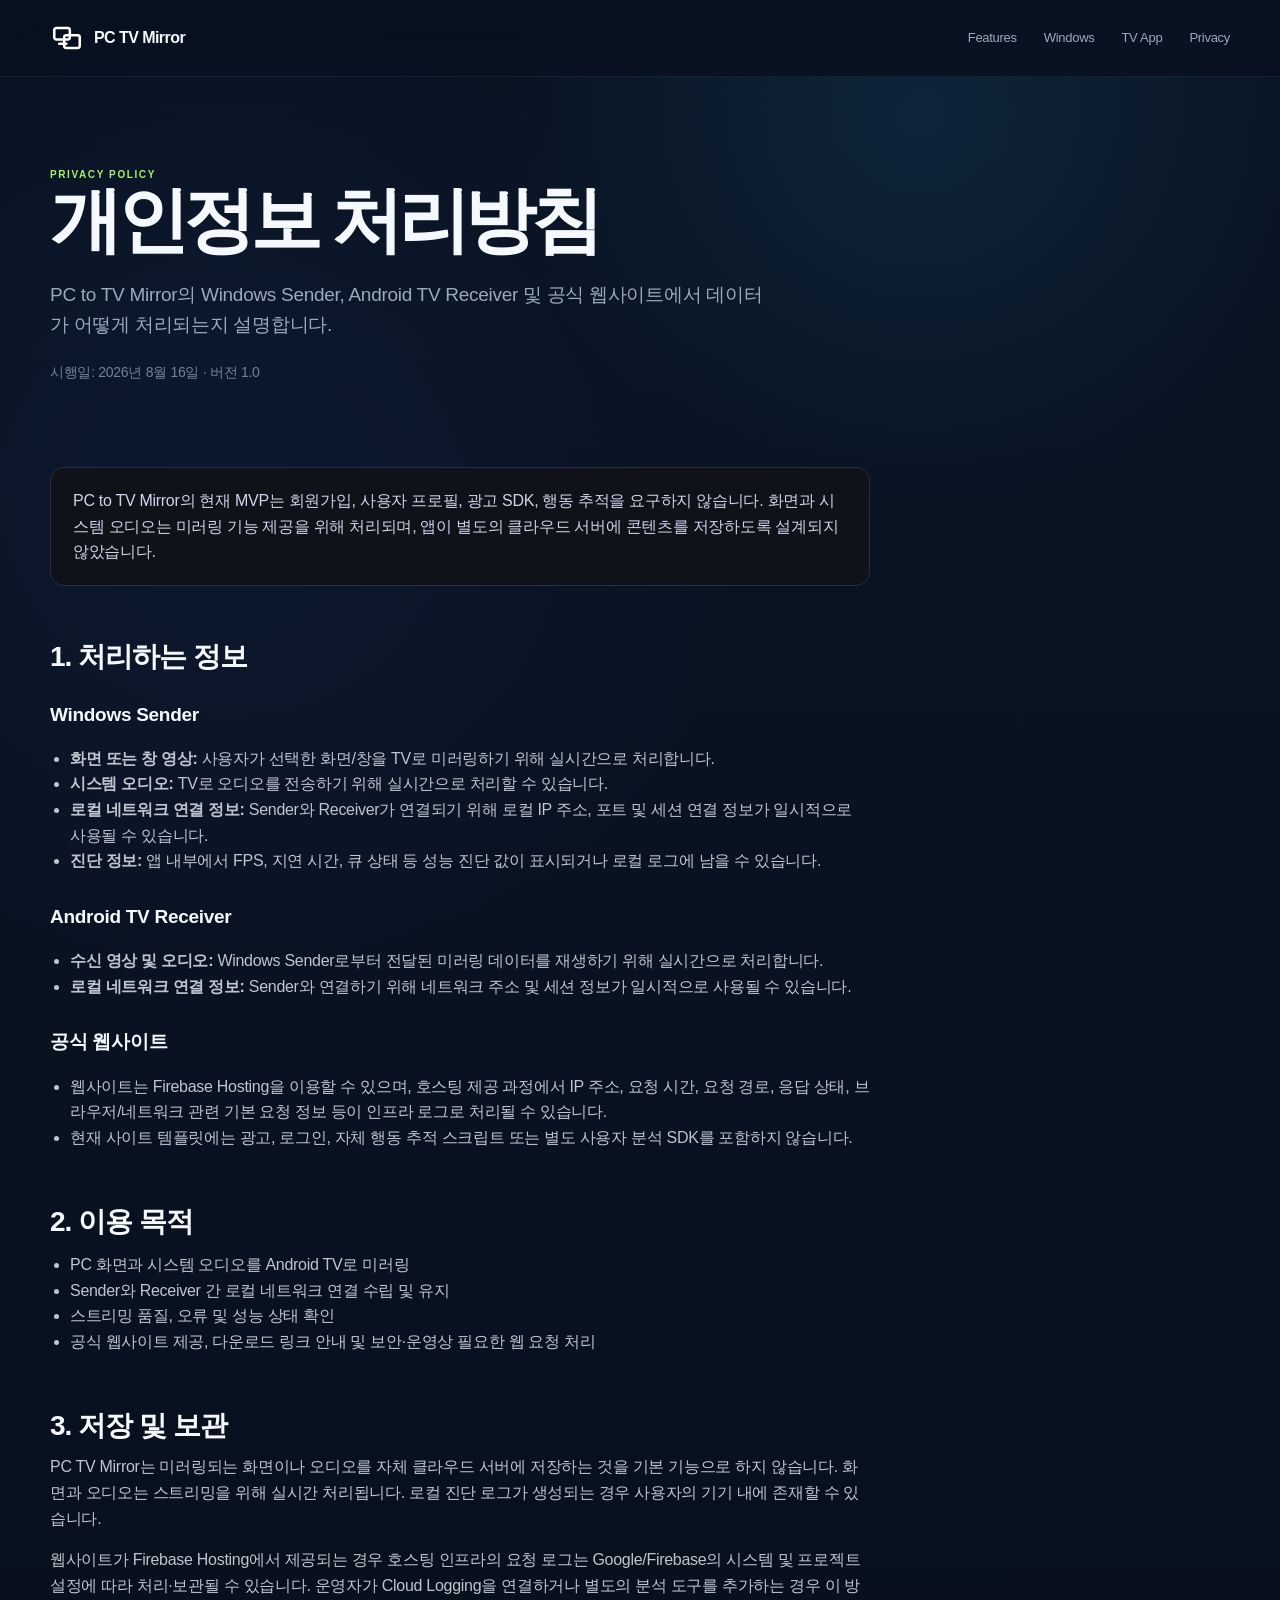
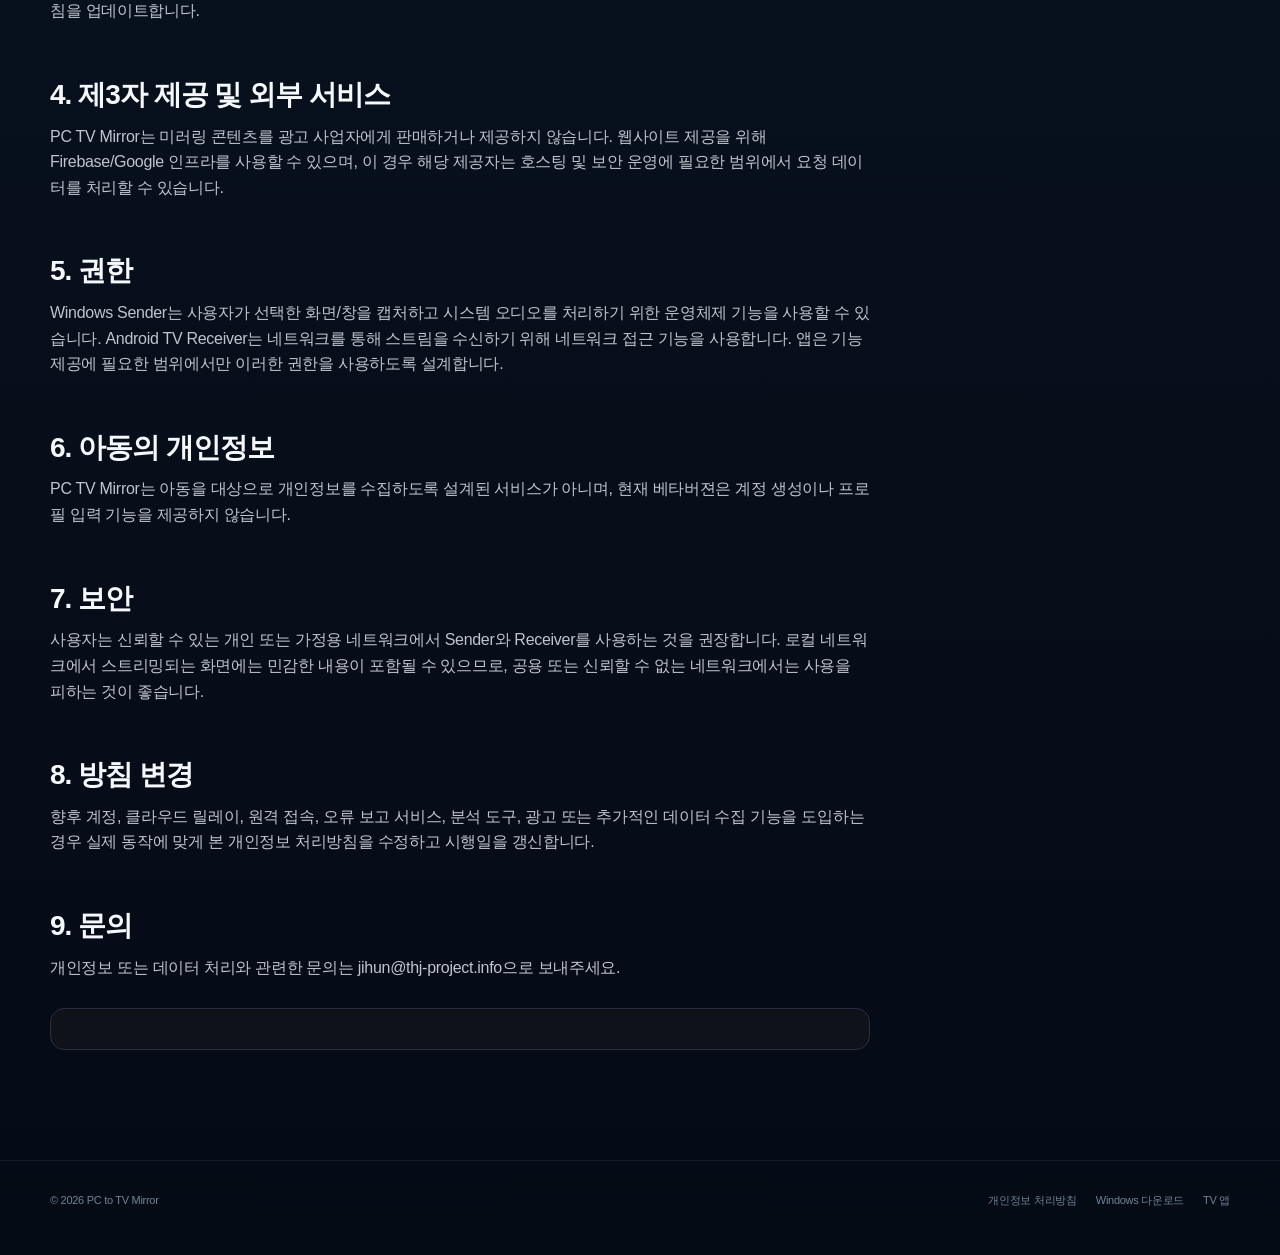
<file: pc-tv-mirror-website/public/privacy/index.html>
<!doctype html>
<html lang="ko">
<head>
  <meta charset="utf-8"><meta name="viewport" content="width=device-width, initial-scale=1">
  <meta name="robots" content="index,follow">
  <title>개인정보 처리방침 — PC TV Mirror</title>
  <link rel="stylesheet" href="../styles.css">
</head>
<body>

<nav class="nav">
  <div class="shell nav-inner">
    <a class="brand" href="../index.html"><span class="brand-mark"><svg xmlns="http://www.w3.org/2000/svg" viewBox="0 0 24 24" fill="none"><rect x="3" y="5" width="11" height="8" rx="1.5" stroke="white" stroke-width="1.8"/><rect x="10" y="10" width="11" height="9" rx="1.5" stroke="white" stroke-width="1.8"/><path d="M6.5 16h5" stroke="white" stroke-width="1.8" stroke-linecap="round"/></svg></span><span>PC TV Mirror</span></a>
    <div class="nav-links">
      <a href="../index.html#features">Features</a>
      <a href="../windows/index.html">Windows</a>
      <a href="../tv/index.html">TV App</a>
      <a class="keep" href="../privacy/index.html">Privacy</a>
    </div>
  </div>
</nav>
<main class="shell">
  <section class="page-hero">
    <div class="kicker">Privacy Policy</div>
    <h1>개인정보 처리방침</h1>
    <p>PC to TV Mirror의 Windows Sender, Android TV Receiver 및 공식 웹사이트에서 데이터가 어떻게 처리되는지 설명합니다.</p>
    <div class="policy-meta">시행일: 2026년 8월 16일 · 버전 1.0</div>
  </section>

  <article class="prose">
    <div class="notice">
      PC to TV Mirror의 현재 MVP는 회원가입, 사용자 프로필, 광고 SDK, 행동 추적을 요구하지 않습니다. 화면과 시스템 오디오는 미러링 기능 제공을 위해 처리되며, 앱이 별도의 클라우드 서버에 콘텐츠를 저장하도록 설계되지 않았습니다.
    </div>

    <h2>1. 처리하는 정보</h2>
    <h3>Windows Sender</h3>
    <ul>
      <li><strong>화면 또는 창 영상:</strong> 사용자가 선택한 화면/창을 TV로 미러링하기 위해 실시간으로 처리합니다.</li>
      <li><strong>시스템 오디오:</strong> TV로 오디오를 전송하기 위해 실시간으로 처리할 수 있습니다.</li>
      <li><strong>로컬 네트워크 연결 정보:</strong> Sender와 Receiver가 연결되기 위해 로컬 IP 주소, 포트 및 세션 연결 정보가 일시적으로 사용될 수 있습니다.</li>
      <li><strong>진단 정보:</strong> 앱 내부에서 FPS, 지연 시간, 큐 상태 등 성능 진단 값이 표시되거나 로컬 로그에 남을 수 있습니다.</li>
    </ul>

    <h3>Android TV Receiver</h3>
    <ul>
      <li><strong>수신 영상 및 오디오:</strong> Windows Sender로부터 전달된 미러링 데이터를 재생하기 위해 실시간으로 처리합니다.</li>
      <li><strong>로컬 네트워크 연결 정보:</strong> Sender와 연결하기 위해 네트워크 주소 및 세션 정보가 일시적으로 사용될 수 있습니다.</li>
    </ul>

    <h3>공식 웹사이트</h3>
    <ul>
      <li>웹사이트는 Firebase Hosting을 이용할 수 있으며, 호스팅 제공 과정에서 IP 주소, 요청 시간, 요청 경로, 응답 상태, 브라우저/네트워크 관련 기본 요청 정보 등이 인프라 로그로 처리될 수 있습니다.</li>
      <li>현재 사이트 템플릿에는 광고, 로그인, 자체 행동 추적 스크립트 또는 별도 사용자 분석 SDK를 포함하지 않습니다.</li>
    </ul>

    <h2>2. 이용 목적</h2>
    <ul>
      <li>PC 화면과 시스템 오디오를 Android TV로 미러링</li>
      <li>Sender와 Receiver 간 로컬 네트워크 연결 수립 및 유지</li>
      <li>스트리밍 품질, 오류 및 성능 상태 확인</li>
      <li>공식 웹사이트 제공, 다운로드 링크 안내 및 보안·운영상 필요한 웹 요청 처리</li>
    </ul>

    <h2>3. 저장 및 보관</h2>
    <p>PC TV Mirror는 미러링되는 화면이나 오디오를 자체 클라우드 서버에 저장하는 것을 기본 기능으로 하지 않습니다. 화면과 오디오는 스트리밍을 위해 실시간 처리됩니다. 로컬 진단 로그가 생성되는 경우 사용자의 기기 내에 존재할 수 있습니다.</p>
    <p>웹사이트가 Firebase Hosting에서 제공되는 경우 호스팅 인프라의 요청 로그는 Google/Firebase의 시스템 및 프로젝트 설정에 따라 처리·보관될 수 있습니다. 운영자가 Cloud Logging을 연결하거나 별도의 분석 도구를 추가하는 경우 이 방침을 업데이트합니다.</p>

    <h2>4. 제3자 제공 및 외부 서비스</h2>
    <p>PC TV Mirror는 미러링 콘텐츠를 광고 사업자에게 판매하거나 제공하지 않습니다. 웹사이트 제공을 위해 Firebase/Google 인프라를 사용할 수 있으며, 이 경우 해당 제공자는 호스팅 및 보안 운영에 필요한 범위에서 요청 데이터를 처리할 수 있습니다.</p>

    <h2>5. 권한</h2>
    <p>Windows Sender는 사용자가 선택한 화면/창을 캡처하고 시스템 오디오를 처리하기 위한 운영체제 기능을 사용할 수 있습니다. Android TV Receiver는 네트워크를 통해 스트림을 수신하기 위해 네트워크 접근 기능을 사용합니다. 앱은 기능 제공에 필요한 범위에서만 이러한 권한을 사용하도록 설계합니다.</p>

    <h2>6. 아동의 개인정보</h2>
    <p>PC TV Mirror는 아동을 대상으로 개인정보를 수집하도록 설계된 서비스가 아니며, 현재 베타버젼은 계정 생성이나 프로필 입력 기능을 제공하지 않습니다.</p>

    <h2>7. 보안</h2>
    <p>사용자는 신뢰할 수 있는 개인 또는 가정용 네트워크에서 Sender와 Receiver를 사용하는 것을 권장합니다. 로컬 네트워크에서 스트리밍되는 화면에는 민감한 내용이 포함될 수 있으므로, 공용 또는 신뢰할 수 없는 네트워크에서는 사용을 피하는 것이 좋습니다.</p>

    <h2>8. 방침 변경</h2>
    <p>향후 계정, 클라우드 릴레이, 원격 접속, 오류 보고 서비스, 분석 도구, 광고 또는 추가적인 데이터 수집 기능을 도입하는 경우 실제 동작에 맞게 본 개인정보 처리방침을 수정하고 시행일을 갱신합니다.</p>

    <h2>9. 문의</h2>
    <p>개인정보 또는 데이터 처리와 관련한 문의는 <a data-support-email href="mailto:support@example.com">support@example.com</a>으로 보내주세요.</p>

    <div class="notice">
      
    </div>
  </article>
</main>

<footer>
  <div class="shell footer-inner">
    <div>© <span data-year></span> PC to TV Mirror</div>
    <div class="footer-links">
      <a href="../privacy/index.html">개인정보 처리방침</a>
      <a href="../windows/index.html">Windows 다운로드</a>
      <a href="../tv/index.html">TV 앱</a>
    </div>
  </div>
</footer>
<script src="../config.js"></script><script src="../app.js"></script>
</body>
</html>
</file>
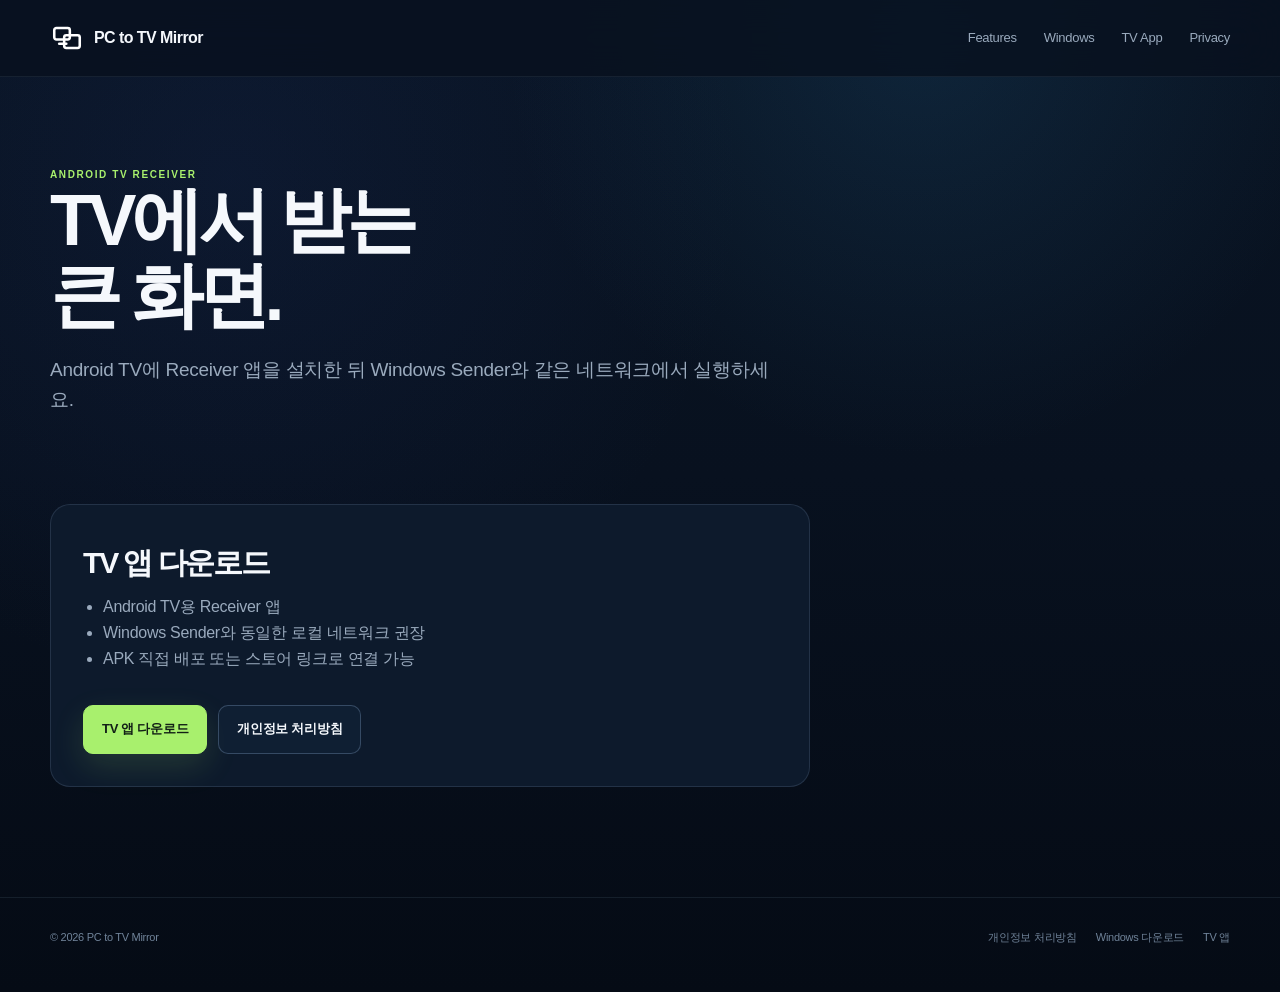
<file: pc-tv-mirror-website/public/tv/index.html>
<!doctype html>
<html lang="ko">
<head>
  <meta charset="utf-8"><meta name="viewport" content="width=device-width, initial-scale=1">
  <title>Android TV Receiver 다운로드 — PC to TV Mirror</title>
  <link rel="stylesheet" href="../styles.css">
</head>
<body>

<nav class="nav">
  <div class="shell nav-inner">
    <a class="brand" href="../index.html"><span class="brand-mark"><svg xmlns="http://www.w3.org/2000/svg" viewBox="0 0 24 24" fill="none"><rect x="3" y="5" width="11" height="8" rx="1.5" stroke="white" stroke-width="1.8"/><rect x="10" y="10" width="11" height="9" rx="1.5" stroke="white" stroke-width="1.8"/><path d="M6.5 16h5" stroke="white" stroke-width="1.8" stroke-linecap="round"/></svg></span><span>PC to TV Mirror</span></a>
    <div class="nav-links">
      <a href="../index.html#features">Features</a>
      <a href="../windows/index.html">Windows</a>
      <a href="../tv/index.html">TV App</a>
      <a class="keep" href="../privacy/index.html">Privacy</a>
    </div>
  </div>
</nav>
<main class="shell">
  <section class="page-hero">
    <div class="kicker">Android TV Receiver</div>
    <h1>TV에서 받는<br>큰 화면.</h1>
    <p>Android TV에 Receiver 앱을 설치한 뒤 Windows Sender와 같은 네트워크에서 실행하세요.</p>
  </section>
  <section class="download-panel">
    <h2>TV 앱 다운로드</h2>
    <ul>
      <li>Android TV용 Receiver 앱</li>
      <li>Windows Sender와 동일한 로컬 네트워크 권장</li>
      <li>APK 직접 배포 또는 스토어 링크로 연결 가능</li>
    </ul>
    <div class="cta-row" style="justify-content:flex-start">
      <a class="btn primary" data-download="tv" href="#">TV 앱 다운로드</a>
      <a class="btn" href="../privacy/index.html">개인정보 처리방침</a>
    </div>
    
  </section>
</main>

<footer>
  <div class="shell footer-inner">
    <div>© <span data-year></span> PC to TV Mirror</div>
    <div class="footer-links">
      <a href="../privacy/index.html">개인정보 처리방침</a>
      <a href="../windows/index.html">Windows 다운로드</a>
      <a href="../tv/index.html">TV 앱</a>
    </div>
  </div>
</footer>
<script src="../config.js"></script><script src="../app.js"></script>
</body>
</html>
</file>
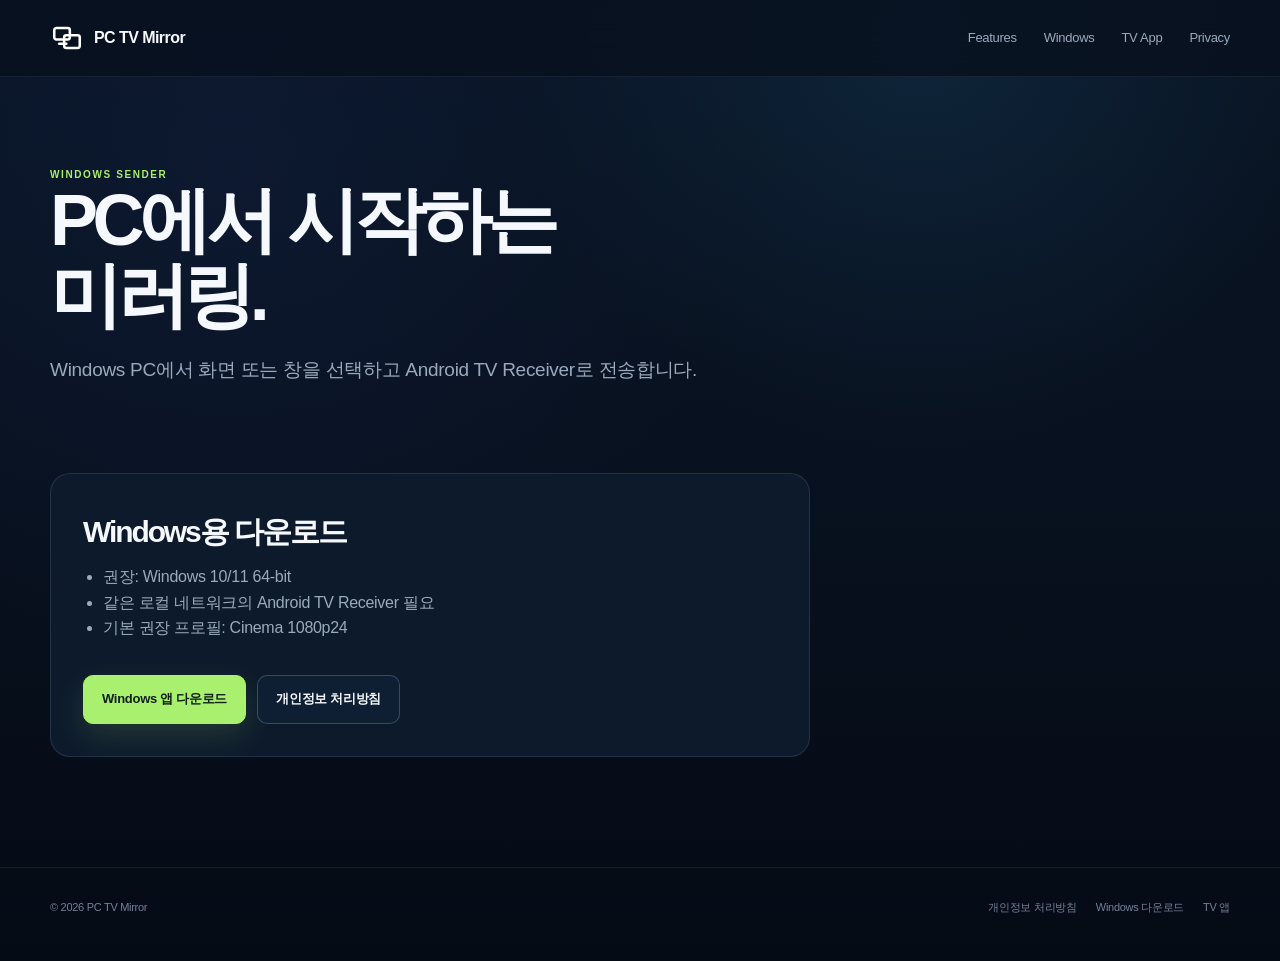
<file: pc-tv-mirror-website/public/windows/index.html>
<!doctype html>
<html lang="ko">
<head>
  <meta charset="utf-8"><meta name="viewport" content="width=device-width, initial-scale=1">
  <title>Windows Sender 다운로드 — PC TV Mirror</title>
  <link rel="stylesheet" href="../styles.css">
</head>
<body>

<nav class="nav">
  <div class="shell nav-inner">
    <a class="brand" href="../index.html"><span class="brand-mark"><svg xmlns="http://www.w3.org/2000/svg" viewBox="0 0 24 24" fill="none"><rect x="3" y="5" width="11" height="8" rx="1.5" stroke="white" stroke-width="1.8"/><rect x="10" y="10" width="11" height="9" rx="1.5" stroke="white" stroke-width="1.8"/><path d="M6.5 16h5" stroke="white" stroke-width="1.8" stroke-linecap="round"/></svg></span><span>PC TV Mirror</span></a>
    <div class="nav-links">
      <a href="../index.html#features">Features</a>
      <a href="../windows/index.html">Windows</a>
      <a href="../tv/index.html">TV App</a>
      <a class="keep" href="../privacy/index.html">Privacy</a>
    </div>
  </div>
</nav>
<main class="shell">
  <section class="page-hero">
    <div class="kicker">Windows Sender</div>
    <h1>PC에서 시작하는<br>미러링.</h1>
    <p>Windows PC에서 화면 또는 창을 선택하고 Android TV Receiver로 전송합니다.</p>
  </section>
  <section class="download-panel">
    <h2>Windows용 다운로드</h2>
    <ul>
      <li>권장: Windows 10/11 64-bit</li>
      <li>같은 로컬 네트워크의 Android TV Receiver 필요</li>
      <li>기본 권장 프로필: Cinema 1080p24</li>
    </ul>
    <div class="cta-row" style="justify-content:flex-start">
      <a class="btn primary" data-download="windows" href="#">Windows 앱 다운로드</a>
      <a class="btn" href="../privacy/index.html">개인정보 처리방침</a>
    </div>
    
  </section>
</main>

<footer>
  <div class="shell footer-inner">
    <div>© <span data-year></span> PC TV Mirror</div>
    <div class="footer-links">
      <a href="../privacy/index.html">개인정보 처리방침</a>
      <a href="../windows/index.html">Windows 다운로드</a>
      <a href="../tv/index.html">TV 앱</a>
    </div>
  </div>
</footer>
<script src="../config.js"></script><script src="../app.js"></script>
</body>
</html>
</file>
<file: website/styles.css>
:root {
  --bg: #050506;
  --surface: #0f1012;
  --surface-2: #15161a;
  --line: #24262c;
  --text: #f7f8f8;
  --muted: #a7abb4;
  --subtle: #747985;
  --accent: #6673e8;
  --accent-hover: #8390ff;
  --success: #56c589;
  --max: 1160px;
  --radius: 18px;
}

* { box-sizing: border-box; }
html { scroll-behavior: smooth; }
body {
  margin: 0;
  background:
    radial-gradient(circle at 50% -15%, rgba(102,115,232,.18), transparent 34%),
    var(--bg);
  color: var(--text);
  font-family: Inter, ui-sans-serif, -apple-system, BlinkMacSystemFont, "Segoe UI", Roboto, Arial, sans-serif;
  line-height: 1.6;
  letter-spacing: -0.012em;
}
a { color: inherit; text-decoration: none; }
button, a { -webkit-tap-highlight-color: transparent; }

.shell { width: min(calc(100% - 40px), var(--max)); margin: 0 auto; }

.nav {
  position: sticky; top: 0; z-index: 50;
  backdrop-filter: blur(18px);
  background: rgba(5,5,6,.72);
  border-bottom: 1px solid rgba(255,255,255,.06);
}
.nav-inner {
  height: 64px;
  display: flex; align-items: center; justify-content: space-between;
}
.brand {
  display: flex; align-items: center; gap: 10px;
  font-weight: 700; letter-spacing: -.03em;
}
.brand-mark {
  width: 32px; height: 32px;
  display: block;
  flex: 0 0 auto;
}
.brand-mark img {
  display: block;
  width: 32px; height: 32px;
  border-radius: 8px;
  box-shadow: 0 8px 26px rgba(25, 77, 214, .28);
}
.nav-links { display: flex; align-items: center; gap: 24px; color: var(--muted); font-size: 14px; }
.nav-links a:hover { color: var(--text); }

.hero {
  min-height: 680px;
  display: grid; place-items: center;
  text-align: center;
  padding: 96px 0 72px;
}
.hero-app-icon-wrap {
  display: flex;
  justify-content: center;
  margin-bottom: 22px;
}
.hero-app-icon {
  width: 96px;
  height: 96px;
  border-radius: 24px;
  box-shadow:
    0 18px 60px rgba(0, 75, 255, .24),
    0 0 0 1px rgba(255,255,255,.08);
}

.eyebrow {
  display: inline-flex; align-items: center; gap: 8px;
  border: 1px solid var(--line);
  background: rgba(255,255,255,.025);
  color: #c9ccea;
  border-radius: 999px;
  padding: 7px 12px;
  font-size: 13px;
  margin-bottom: 24px;
}
.dot { width: 7px; height: 7px; border-radius: 999px; background: var(--success); box-shadow: 0 0 14px rgba(86,197,137,.8); }
h1 {
  max-width: 900px;
  margin: 0 auto;
  font-size: clamp(52px, 8vw, 88px);
  line-height: .98;
  letter-spacing: -.06em;
  font-weight: 650;
}
.hero p {
  max-width: 700px;
  margin: 28px auto 0;
  color: var(--muted);
  font-size: clamp(18px, 2.2vw, 22px);
}
.cta-row { display: flex; gap: 12px; justify-content: center; flex-wrap: wrap; margin-top: 34px; }
.btn {
  min-height: 48px;
  display: inline-flex; align-items: center; justify-content: center; gap: 10px;
  padding: 0 20px;
  border-radius: 11px;
  border: 1px solid var(--line);
  background: var(--surface);
  font-size: 15px; font-weight: 600;
  transition: .2s ease;
}
.btn:hover { transform: translateY(-1px); border-color: #363944; }
.btn.primary { background: var(--accent); border-color: var(--accent); color: white; }
.btn.primary:hover { background: var(--accent-hover); border-color: var(--accent-hover); }

.product-stage {
  margin: 20px auto 0;
  width: min(100%, 950px);
  display: grid; grid-template-columns: 1.2fr .8fr; gap: 18px;
  align-items: end;
}
.device {
  position: relative;
  background: #0a0b0d;
  border: 1px solid #2b2d34;
  box-shadow: 0 30px 90px rgba(0,0,0,.45);
}
.monitor {
  border-radius: 16px;
  padding: 10px 10px 22px;
}
.tv {
  border-radius: 14px;
  padding: 8px 8px 18px;
}
.screen {
  overflow: hidden;
  border-radius: 9px;
  aspect-ratio: 16/9;
  background:
    radial-gradient(circle at 62% 28%, rgba(111,128,255,.45), transparent 20%),
    linear-gradient(145deg, #191b27, #090a0e 52%, #232643);
  position: relative;
}
.screen::before {
  content: "";
  position: absolute; inset: 12%;
  border: 1px solid rgba(255,255,255,.12);
  border-radius: 12px;
  background: rgba(255,255,255,.035);
  box-shadow: inset 0 0 50px rgba(255,255,255,.02);
}
.screen::after {
  content: "PC → TV";
  position: absolute; inset: 0;
  display: grid; place-items: center;
  font-weight: 650; font-size: clamp(18px, 3vw, 34px);
  letter-spacing: -.04em;
  color: rgba(255,255,255,.92);
}
.section { padding: 110px 0; }
.section-head { max-width: 720px; margin-bottom: 42px; }
.kicker { color: #929cff; font-size: 13px; font-weight: 700; text-transform: uppercase; letter-spacing: .12em; }
h2 { margin: 10px 0 0; font-size: clamp(36px, 5vw, 58px); line-height: 1.05; letter-spacing: -.045em; }
.section-head p { color: var(--muted); font-size: 18px; margin: 18px 0 0; }

.grid-3 { display: grid; grid-template-columns: repeat(3, 1fr); gap: 16px; }
.card {
  background: linear-gradient(180deg, rgba(255,255,255,.025), rgba(255,255,255,.012));
  border: 1px solid var(--line);
  border-radius: var(--radius);
  padding: 28px;
}
.card-icon {
  width: 42px; height: 42px; border-radius: 11px;
  background: #171924; border: 1px solid #292c3c;
  display: grid; place-items: center; margin-bottom: 30px;
  color: #aeb5ff; font-size: 19px;
}
.card h3 { font-size: 20px; margin: 0 0 10px; letter-spacing: -.03em; }
.card p { color: var(--muted); margin: 0; font-size: 15px; }

.download-grid { display: grid; grid-template-columns: 1fr 1fr; gap: 18px; }
.download-card {
  min-height: 330px;
  display: flex; flex-direction: column; justify-content: space-between;
  padding: 34px;
  border-radius: 22px;
  border: 1px solid var(--line);
  background: var(--surface);
}
.download-app-icon {
  display: block;
  width: 58px;
  height: 58px;
  border-radius: 14px;
  margin-bottom: 24px;
  box-shadow: 0 12px 36px rgba(0, 75, 255, .18);
}
.download-card .meta { color: var(--subtle); font-size: 13px; text-transform: uppercase; letter-spacing: .1em; font-weight: 700; }
.download-card h3 { font-size: 34px; margin: 12px 0; letter-spacing: -.045em; }
.download-card p { max-width: 430px; color: var(--muted); margin: 0; }

.privacy-band {
  display: grid; grid-template-columns: 1fr auto; gap: 24px; align-items: center;
  background: #0b0c0f;
  border: 1px solid var(--line);
  border-radius: 22px;
  padding: 34px;
}
.privacy-band h3 { margin: 0; font-size: 28px; letter-spacing: -.04em; }
.privacy-band p { color: var(--muted); margin: 8px 0 0; max-width: 760px; }

.page-hero { padding: 90px 0 56px; }
.page-hero h1 { font-size: clamp(44px, 7vw, 72px); max-width: 820px; text-align: left; margin: 0; }
.page-hero p { max-width: 720px; color: var(--muted); font-size: 19px; margin: 22px 0 0; }
.prose {
  max-width: 820px;
  padding-bottom: 110px;
}
.prose h2 { font-size: 28px; margin: 56px 0 14px; letter-spacing: -.035em; }
.prose h3 { font-size: 19px; margin: 28px 0 10px; }
.prose p, .prose li { color: #c0c4cd; }
.prose ul { padding-left: 20px; }
.notice {
  margin: 28px 0 0; padding: 20px 22px;
  background: #10121a; border: 1px solid #292d43;
  border-radius: 14px; color: #cfd3ea;
}
.policy-meta { color: var(--subtle); font-size: 14px; margin-top: 20px; }

.download-panel {
  max-width: 760px;
  margin: 32px 0 110px;
  padding: 32px;
  border: 1px solid var(--line);
  background: var(--surface);
  border-radius: 20px;
}
.download-panel h2 { font-size: 30px; }
.download-panel ul { color: var(--muted); padding-left: 20px; }

footer { border-top: 1px solid rgba(255,255,255,.07); padding: 34px 0 48px; color: var(--subtle); font-size: 13px; }
.footer-inner { display: flex; justify-content: space-between; gap: 20px; flex-wrap: wrap; }
.footer-links { display: flex; gap: 18px; flex-wrap: wrap; }
.footer-links a:hover { color: var(--text); }

@media (max-width: 800px) {
  .nav-links a:not(.keep) { display: none; }
  .hero { min-height: auto; padding-top: 84px; }
  .hero-app-icon { width: 82px; height: 82px; border-radius: 20px; }
  .product-stage { grid-template-columns: 1fr; }
  .tv { width: 78%; justify-self: end; margin-top: -60px; }
  .grid-3, .download-grid { grid-template-columns: 1fr; }
  .privacy-band { grid-template-columns: 1fr; }
}

:root{--bg:#08111f;--deep:#050b15;--surface:#0d1a2c;--raised:#122238;--line:rgba(167,199,230,.14);--line2:rgba(174,214,255,.24);--text:#f5f8fc;--muted:#9aaabd;--subtle:#708399;--accent:#a8f06d;--cyan:#71d9ff;--max:1180px;--radius:22px}
*{box-sizing:border-box}html{scroll-behavior:smooth}body{min-width:320px;background:var(--bg);background-image:radial-gradient(circle at 72% 4%,rgba(38,104,149,.2),transparent 26rem),radial-gradient(circle at 18% 18%,rgba(39,62,137,.14),transparent 32rem),linear-gradient(180deg,#091423 0%,var(--bg) 48%,var(--deep) 100%);color:var(--text);font-family:Inter,ui-sans-serif,-apple-system,BlinkMacSystemFont,"Segoe UI",Roboto,Arial,sans-serif;letter-spacing:-.018em}
a{text-decoration:none}img{max-width:100%}.shell{width:min(calc(100% - 48px),var(--max));margin:0 auto}.nav{background:rgba(8,17,31,.8);border-bottom:1px solid rgba(180,212,240,.08);backdrop-filter:blur(20px)}.nav-inner{min-height:76px;gap:28px}.brand,.footer-brand{font-weight:650;letter-spacing:-.035em}.brand strong,.footer-brand strong{color:var(--cyan);font-weight:650}.brand-mark{width:34px;height:34px}.brand-mark img{width:34px;height:34px;border-radius:10px;box-shadow:0 8px 30px rgba(33,139,211,.28)}.brand-mark.small,.brand-mark.small img{width:28px;height:28px;border-radius:8px}.nav-links{gap:27px;margin-left:auto;color:var(--muted);font-size:13px}.nav-links a,.footer-links a{transition:color .2s}.nav-links a:hover,.footer-links a:hover{color:var(--text)}.nav-cta{display:inline-flex;align-items:center;gap:7px;min-height:38px;padding:0 14px;border-radius:9px;color:var(--accent);background:rgba(168,240,109,.08);border:1px solid rgba(168,240,109,.26);font-size:12px;font-weight:700;transition:background .2s,transform .2s}.nav-cta:hover{background:rgba(168,240,109,.15);transform:translateY(-1px)}
.hero{min-height:728px;padding:114px 0 86px;display:grid;grid-template-columns:minmax(0,.88fr) minmax(440px,1.12fr);align-items:center;gap:40px}.hero-copy{padding-bottom:32px}.eyebrow{display:inline-flex;align-items:center;gap:9px;margin-bottom:25px;padding:7px 12px;border:1px solid var(--line);border-radius:999px;color:#b5c4d5;background:rgba(255,255,255,.03);font-size:11px;font-weight:700;letter-spacing:.08em;text-transform:uppercase}.eyebrow-dot{width:7px;height:7px;border-radius:50%;background:var(--accent);box-shadow:0 0 16px rgba(168,240,109,.9)}.eyebrow-divider{width:1px;height:13px;background:var(--line2)}h1,h2,h3,p{margin-top:0}h1{max-width:640px;margin-bottom:0;font-size:clamp(47px,5.3vw,78px);line-height:1.04;letter-spacing:-.075em;font-weight:640}h1 em,h2 em{color:var(--cyan);font-style:normal}.hero-lede{max-width:535px;margin:27px 0 0;color:var(--muted);font-size:17px;line-height:1.78}.cta-row{display:flex;flex-wrap:wrap;gap:11px}.hero-actions{margin-top:34px}.btn{min-height:49px;display:inline-flex;align-items:center;justify-content:center;gap:11px;padding:0 18px;border:1px solid var(--line2);border-radius:10px;background:rgba(17,34,54,.72);color:var(--text);font-size:13px;font-weight:700;transition:transform .2s,border-color .2s,background .2s}.btn:hover{transform:translateY(-2px);border-color:rgba(190,226,255,.45);background:var(--raised)}.btn:active,.nav-cta:active{transform:scale(.97)}.btn.primary{border-color:var(--accent);background:var(--accent);color:#122016;box-shadow:0 12px 32px rgba(168,240,109,.14)}.btn.primary:hover{border-color:#c4ff93;background:#c4ff93}.btn-quiet{color:#c2cfdd;background:transparent;border-color:transparent}.btn-quiet:hover{background:rgba(255,255,255,.04)}.hero-proof{display:flex;flex-wrap:wrap;gap:17px;margin-top:25px;color:var(--subtle);font-size:11px}.hero-proof span{display:inline-flex;align-items:center;gap:6px}.proof-icon{display:inline-grid;place-items:center;width:16px;height:16px;border-radius:50%;color:var(--accent);background:rgba(168,240,109,.1);font-size:10px;font-style:normal}
.hero-visual{position:relative;min-height:525px;isolation:isolate}.visual-glow{position:absolute;width:460px;height:460px;top:28px;left:54px;border-radius:50%;background:radial-gradient(circle,rgba(52,181,217,.16),rgba(87,69,170,.08) 42%,transparent 70%);filter:blur(5px)}.device-card{border:1px solid rgba(177,216,244,.23);background:rgba(11,26,44,.93);box-shadow:0 30px 80px rgba(0,0,0,.25),inset 0 0 0 1px rgba(255,255,255,.035)}.desktop-window{position:absolute;z-index:3;top:42px;left:0;width:min(100%,444px);border-radius:14px;overflow:hidden;transform:perspective(1100px) rotateY(3deg) rotateX(1deg)}.window-bar{height:35px;display:flex;align-items:center;justify-content:space-between;padding:0 12px;color:#71869b;border-bottom:1px solid rgba(172,211,239,.12);font-size:9px}.window-dots{display:flex;gap:4px}.window-dots i{width:5px;height:5px;border-radius:50%;background:#557086}.window-menu{letter-spacing:2px}.desktop-content{display:flex;min-height:255px}.desktop-sidebar{width:49px;display:flex;align-items:center;flex-direction:column;gap:17px;padding-top:18px;border-right:1px solid rgba(172,211,239,.1);background:rgba(4,14,26,.45)}.sidebar-logo{width:21px;height:21px;margin-bottom:10px}.sidebar-logo img{width:21px;height:21px;border-radius:6px}.sidebar-item{width:15px;height:15px;border:1px solid #4a6176;border-radius:4px;opacity:.58}.sidebar-item.active{border-color:var(--cyan);background:rgba(113,217,255,.15);opacity:1}.desktop-main{flex:1;padding:16px}.screen-preview{position:relative;overflow:hidden;height:196px;border-radius:8px;border:1px solid rgba(165,213,242,.2);background:linear-gradient(140deg,#122c44,#1c617d 45%,#141743)}.screen-preview:before{content:"";position:absolute;width:190px;height:190px;right:-35px;bottom:-70px;border-radius:50%;background:rgba(100,232,221,.36);filter:blur(25px)}.screen-preview:after{content:"";position:absolute;width:120px;height:120px;right:50px;top:-30px;border-radius:50%;border:1px solid rgba(255,255,255,.24);box-shadow:0 0 0 20px rgba(255,255,255,.05),0 0 0 40px rgba(255,255,255,.025)}.preview-shine{position:absolute;inset:0;background:linear-gradient(120deg,transparent 20%,rgba(255,255,255,.12) 45%,transparent 60%);transform:translateX(-55%)}.preview-copy{position:absolute;left:17px;bottom:17px;z-index:1;display:flex;flex-direction:column;gap:4px}.preview-chip{color:var(--accent);font-size:7px;font-weight:800;letter-spacing:.15em}.preview-copy strong{color:#fff;font-size:21px;line-height:.98;letter-spacing:-.065em}.preview-copy small{color:rgba(232,248,255,.68);font-size:8px}.preview-play{position:absolute;z-index:1;right:17px;bottom:16px;width:25px;height:25px;display:grid;place-items:center;padding-left:2px;border-radius:50%;color:#142232;background:var(--accent);font-size:9px}.control-row{display:flex;justify-content:space-between;align-items:center;margin-top:12px;color:#83a0b7;font-size:8px}.control-row span:first-child{display:flex;align-items:center;gap:6px}.live-dot{width:5px;height:5px;border-radius:50%;background:var(--accent);box-shadow:0 0 9px var(--accent)}.quality-tag{color:var(--cyan);padding:4px 7px;border:1px solid rgba(113,217,255,.2);border-radius:4px;background:rgba(113,217,255,.06)}.tv-device{position:absolute;z-index:2;width:310px;right:0;bottom:36px;border:0;background:transparent;box-shadow:none}.tv-bezel{padding:7px;border-radius:10px;background:#0a111a;border:1px solid rgba(192,225,246,.3);box-shadow:0 28px 48px rgba(0,0,0,.35)}.tv-screen{position:relative;overflow:hidden;aspect-ratio:16/9;border-radius:4px;background:linear-gradient(135deg,#192e40,#0d6e85 48%,#1c193b)}.tv-light{position:absolute;width:250px;height:100px;right:-40px;bottom:-40px;border-radius:50%;background:rgba(103,240,213,.36);filter:blur(20px)}.tv-copy{position:absolute;inset:0;display:flex;flex-direction:column;justify-content:center;align-items:center;color:rgba(239,253,255,.85)}.tv-copy span{font-size:9px;font-weight:700;letter-spacing:.22em}.tv-copy strong{font-size:30px;line-height:1;letter-spacing:-.08em}.tv-stand{width:86px;height:19px;margin:0 auto;border-bottom:2px solid #384b5b;border-left:15px solid transparent;border-right:15px solid transparent}.visual-label{position:absolute;z-index:5;display:inline-flex;align-items:center;gap:7px;padding:7px 10px;border-radius:6px;color:#bfd0df;background:rgba(8,21,35,.82);border:1px solid rgba(179,216,238,.17);font-size:9px;font-weight:700}.visual-label-pc{top:16px;left:27px}.visual-label-tv{right:2px;bottom:19px}.device-dot{width:6px;height:6px;border-radius:50%;background:var(--accent);box-shadow:0 0 10px var(--accent)}.device-dot-cyan{background:var(--cyan);box-shadow:0 0 10px var(--cyan)}.connection-path{position:absolute;z-index:4;left:320px;top:221px;width:105px;height:65px;transform:rotate(13deg)}.connection-path:before{content:"";position:absolute;inset:0;border-top:1px dashed rgba(168,240,109,.7);border-radius:50%;transform:rotate(-31deg)}.connection-path span{position:absolute;width:4px;height:4px;top:4px;left:23px;border-radius:50%;background:var(--accent);box-shadow:0 0 8px var(--accent)}.connection-path i{position:absolute;right:0;bottom:2px;color:var(--accent);font-size:17px;font-style:normal}.network-badge{position:absolute;z-index:6;top:345px;left:277px;display:flex;align-items:center;gap:8px;min-width:125px;padding:8px 10px;border-radius:8px;background:rgba(9,23,38,.93);border:1px solid rgba(178,218,242,.2);box-shadow:0 16px 30px rgba(0,0,0,.2)}.network-icon{display:grid;place-items:center;width:24px;height:24px;border-radius:6px;color:var(--cyan);background:rgba(113,217,255,.1);font-size:19px}.network-badge span:nth-child(2){display:flex;flex-direction:column;gap:0}.network-badge strong{color:#d4e1ec;font-size:9px}.network-badge small{color:var(--accent);font-size:8px}.network-badge>b{margin-left:auto;color:var(--accent)}
.signal-strip{border-top:1px solid rgba(179,215,239,.09);border-bottom:1px solid rgba(179,215,239,.09);background:rgba(16,33,51,.34)}.signal-inner{min-height:73px;display:flex;align-items:center;justify-content:space-between;gap:25px;color:#abc0d2;font-size:12px;font-weight:650}.signal-intro{color:var(--subtle);font-size:10px;letter-spacing:.1em;text-transform:uppercase}.signal-inner span:not(.signal-intro){display:inline-flex;align-items:center;gap:8px}.signal-icon{display:grid;place-items:center;width:21px;height:21px;border:1px solid rgba(113,217,255,.2);border-radius:6px;color:var(--cyan);background:rgba(113,217,255,.06);font-size:11px;font-style:normal}
.section{padding:140px 0 0}.section-tight{padding-top:125px}.kicker{color:var(--accent);font-size:10px;font-weight:800;letter-spacing:.16em;text-transform:uppercase}.section-heading-row,.download-heading{display:flex;align-items:end;justify-content:space-between;gap:48px;margin-bottom:48px}h2{margin:10px 0 0;font-size:clamp(38px,4.7vw,62px);line-height:1.06;letter-spacing:-.07em;font-weight:630}.section-heading-row>p,.download-heading>p{max-width:340px;margin:0 0 5px;color:var(--muted);font-size:14px;line-height:1.75}.feature-grid{display:grid;grid-template-columns:1.15fr .85fr;grid-template-rows:auto auto;gap:16px}.feature-card{min-height:350px;display:flex;flex-direction:column;justify-content:space-between;overflow:hidden;border:1px solid var(--line);border-radius:var(--radius);background:linear-gradient(145deg,rgba(18,39,63,.82),rgba(11,25,42,.56))}.feature-card-large{grid-row:span 2}.feature-visual{position:relative;min-height:180px;overflow:hidden;margin:14px;border-radius:14px;background:#091625;border:1px solid rgba(173,214,240,.1)}.feature-card-copy{padding:4px 27px 28px}.feature-number{color:var(--subtle);font-size:10px;font-weight:800;letter-spacing:.1em}.feature-card h3{margin:8px 0 7px;font-size:20px;line-height:1.15;letter-spacing:-.04em}.feature-card p{max-width:350px;margin:0;color:var(--muted);font-size:13px;line-height:1.7}.local-visual{background:radial-gradient(circle at 50% 45%,rgba(21,113,149,.22),transparent 45%),#091625}.local-node{position:absolute;z-index:2;top:50%;display:flex;flex-direction:column;align-items:center;justify-content:center;width:79px;height:79px;border:1px solid rgba(146,228,252,.31);border-radius:19px;background:rgba(13,38,57,.9);transform:translateY(-50%)}.local-node span{color:var(--cyan);font-size:25px;font-weight:750;line-height:1}.local-node i{color:#8ca7ba;font-size:9px;font-style:normal}.local-pc{left:12%}.local-tv{right:12%;border-color:rgba(168,240,109,.34);background:rgba(26,52,41,.72)}.local-tv span{color:var(--accent)}.local-line{position:absolute;top:50%;left:28%;right:28%;display:flex;align-items:center;justify-content:space-between;border-top:1px dashed rgba(168,240,109,.48)}.local-line span{width:5px;height:5px;margin-top:-3px;border-radius:50%;background:var(--accent);box-shadow:0 0 10px var(--accent)}.local-ring{position:absolute;width:172px;height:172px;top:50%;left:50%;border:1px solid rgba(113,217,255,.1);border-radius:50%;transform:translate(-50%,-50%)}.focus-visual{display:flex;align-items:center;justify-content:center;background:linear-gradient(135deg,#10273b,#1c3e53)}.focus-visual:before{content:"";width:150px;height:92px;border-radius:7px;background:linear-gradient(135deg,#245d76,#524f8d);box-shadow:0 0 0 1px rgba(255,255,255,.13),0 15px 30px rgba(0,0,0,.22)}.focus-target{position:absolute;color:var(--accent);font-size:28px}.focus-corner{position:absolute;width:17px;height:17px;border-color:var(--cyan);border-style:solid}.top-left{top:34px;left:55px;border-width:2px 0 0 2px}.top-right{top:34px;right:55px;border-width:2px 2px 0 0}.bottom-left{bottom:34px;left:55px;border-width:0 0 2px 2px}.bottom-right{bottom:34px;right:55px;border-width:0 2px 2px 0}.audio-visual{display:flex;align-items:center;justify-content:center;background:radial-gradient(circle,rgba(113,217,255,.16),transparent 45%),#0b1c2e}.audio-orb{position:absolute;width:47px;height:47px;border-radius:50%;background:var(--cyan);box-shadow:0 0 40px rgba(113,217,255,.8)}.audio-wave{position:absolute;border:1px solid rgba(113,217,255,.5);border-radius:50%}.wave-one{width:95px;height:95px}.wave-two{width:145px;height:145px;opacity:.55}.wave-three{width:200px;height:200px;opacity:.24}.audio-label{position:absolute;bottom:17px;color:rgba(191,225,240,.7);font-size:8px;font-weight:750;letter-spacing:.2em}
.how-heading{align-items:end;margin:9px 0 46px}.how-heading h2{margin-top:0}.steps{display:grid;grid-template-columns:repeat(3,1fr);gap:0;border-top:1px solid var(--line)}.step{min-height:288px;padding:30px 31px 26px 0;border-right:1px solid var(--line)}.step+.step{padding-left:31px}.step:last-child{border-right:0}.step-count{color:var(--cyan);font-size:11px;font-weight:800;letter-spacing:.12em}.step-icon{width:42px;height:42px;display:grid;place-items:center;margin:44px 0 25px;border-radius:11px;color:var(--accent);background:rgba(168,240,109,.1);border:1px solid rgba(168,240,109,.2)}.step-icon span{font-size:20px;line-height:1}.icon-wifi{font-size:28px!important}.icon-play{font-size:11px!important;padding-left:2px}.step h3{margin:0 0 8px;font-size:18px}.step p{max-width:250px;margin:0;color:var(--muted);font-size:13px;line-height:1.65}
.privacy-section{padding-top:140px}.privacy-card{min-height:395px;display:grid;grid-template-columns:.92fr 1.08fr;align-items:center;overflow:hidden;border:1px solid rgba(113,217,255,.18);border-radius:25px;background:linear-gradient(110deg,#10253a,#0c1b2d 65%,#0c1727)}.privacy-art{position:relative;align-self:stretch;overflow:hidden;background:radial-gradient(circle at 50% 50%,rgba(72,183,215,.19),transparent 38%)}.privacy-shield{position:absolute;z-index:2;top:50%;left:50%;width:105px;height:120px;display:grid;place-items:center;color:var(--accent);background:linear-gradient(180deg,rgba(168,240,109,.2),rgba(113,217,255,.1));border:1px solid rgba(168,240,109,.45);clip-path:polygon(50% 0,94% 15%,88% 67%,50% 100%,12% 67%,6% 15%);transform:translate(-50%,-50%);font-size:29px}.privacy-orbit{position:absolute;top:50%;left:50%;border:1px solid rgba(113,217,255,.24);border-radius:50%;transform:translate(-50%,-50%) rotate(-20deg)}.orbit-one{width:220px;height:100px}.orbit-two{width:290px;height:138px;opacity:.55;transform:translate(-50%,-50%) rotate(31deg)}.privacy-copy{padding:48px 72px 48px 26px}.privacy-copy h2{font-size:clamp(36px,4vw,54px)}.privacy-copy p{max-width:480px;margin:22px 0 18px;color:var(--muted);font-size:14px;line-height:1.8}.text-link{display:inline-flex;align-items:center;gap:11px;color:var(--accent);font-size:13px;font-weight:750}.text-link span{transition:transform .2s}.text-link:hover span{transform:translateX(4px)}
.download-heading{align-items:end}.download-heading>p{margin-bottom:4px}.download-grid{display:grid;grid-template-columns:1fr 1fr;gap:16px}.download-card{min-height:360px;display:flex;flex-direction:column;justify-content:space-between;padding:30px;border:1px solid var(--line);border-radius:var(--radius);background:var(--surface-soft)}.download-card-primary{background:linear-gradient(145deg,rgba(34,67,75,.78),rgba(15,36,49,.8));border-color:rgba(168,240,109,.22)}.download-card-top{display:flex;align-items:center;gap:12px}.platform-icon{width:37px;height:37px;display:grid;place-items:center;border-radius:10px;font-size:21px}.platform-windows{color:var(--accent);background:rgba(168,240,109,.12)}.platform-tv{color:var(--cyan);background:rgba(113,217,255,.12)}.platform-label{color:var(--subtle);font-size:9px;font-weight:800;letter-spacing:.12em}.download-card h3{margin:30px 0 8px;font-size:31px;line-height:1;letter-spacing:-.06em}.download-card p{max-width:340px;margin:0;color:var(--muted);font-size:13px;line-height:1.7}.download-card .btn{align-self:flex-start;margin-top:24px}.download-note{display:flex;align-items:center;gap:8px;margin:17px 0 0;color:var(--subtle);font-size:11px}.download-note span{color:var(--accent)}
.faq-section{display:grid;grid-template-columns:.8fr 1.2fr;gap:90px;padding-bottom:140px}.faq-heading h2{font-size:clamp(36px,4vw,53px)}.faq-list{border-top:1px solid var(--line)}.faq-list details{border-bottom:1px solid var(--line)}.faq-list summary{display:flex;align-items:center;justify-content:space-between;gap:20px;padding:22px 0;color:#e4ecf4;cursor:pointer;list-style:none;font-size:15px;font-weight:650}.faq-list summary::-webkit-details-marker{display:none}.faq-question-text{flex:1;min-width:0;text-align:left;transform:none;rotate:none}.faq-icon{flex:0 0 auto;color:var(--accent);font-size:20px;line-height:1;transform-origin:center;transition:transform .2s}.faq-list details[open] .faq-icon{transform:rotate(45deg)}.faq-list details p{max-width:610px;margin:-6px 0 22px;color:var(--muted);font-size:13px;line-height:1.75}
.final-cta{padding-bottom:112px}.final-cta-inner{min-height:240px;display:flex;align-items:center;justify-content:space-between;gap:35px;padding:39px 50px;border:1px solid rgba(168,240,109,.23);border-radius:23px;background:linear-gradient(110deg,rgba(32,59,52,.72),rgba(19,44,57,.74))}.final-cta-inner>div{display:flex;align-items:center;gap:24px}.final-mark{width:55px;height:55px;flex:0 0 auto}.final-mark img{width:55px;height:55px;border-radius:15px}.final-cta h2{margin:0;font-size:clamp(31px,4vw,49px)}
footer{border-top:1px solid rgba(179,215,239,.09);padding:31px 0 45px;color:var(--subtle);font-size:11px}.footer-brand{color:#becbd7;font-size:12px}.footer-brand small{margin-left:10px;color:var(--subtle);font-size:10px;font-weight:400}.footer-links{display:flex;flex-wrap:wrap;justify-content:flex-end;gap:19px}
@media(max-width:980px){.hero{grid-template-columns:1fr;padding-top:85px}.hero-copy{max-width:700px;padding-bottom:0}.hero-visual{width:min(100%,640px);margin:0 auto}.feature-grid{grid-template-columns:1fr 1fr}.feature-card-large{grid-row:auto;grid-column:span 2}.privacy-copy{padding-right:36px}.faq-section{gap:45px}.nav-links{gap:17px}}
@media(max-width:720px){.shell{width:min(calc(100% - 32px),var(--max))}.nav-inner{min-height:66px}.nav-links{display:none}.nav-cta{margin-left:auto}.brand{font-size:13px}.brand-mark,.brand-mark img{width:30px;height:30px;border-radius:8px}.hero{min-height:0;padding:72px 0 58px}.hero h1{font-size:clamp(43px,12vw,62px)}.hero-lede{font-size:15px;line-height:1.7}.hero-proof{gap:10px 15px}.hero-visual{min-height:430px;margin-top:15px}.desktop-window{top:28px;width:78%}.desktop-content{min-height:205px}.screen-preview{height:150px}.preview-copy strong{font-size:17px}.tv-device{width:58%;bottom:20px}.visual-label-pc{top:5px;left:5px}.visual-label-tv{right:0;bottom:2px}.connection-path{left:52%;top:184px;transform:scale(.8) rotate(13deg)}.network-badge{top:286px;left:43%;transform:scale(.85);transform-origin:left top}.signal-inner{min-height:auto;padding:21px 0;display:grid;grid-template-columns:1fr 1fr;gap:15px}.signal-intro{grid-column:span 2}.signal-inner span:not(.signal-intro){font-size:11px}.section,.privacy-section{padding-top:92px}.section-heading-row,.download-heading{display:block;margin-bottom:32px}.section-heading-row>p,.download-heading>p{margin-top:18px}.feature-grid{grid-template-columns:1fr}.feature-card-large{grid-column:auto}.feature-card{min-height:325px}.feature-visual{min-height:165px}.steps{grid-template-columns:1fr}.step,.step+.step{min-height:0;padding:25px 0;border-right:0;border-bottom:1px solid var(--line)}.step:last-child{border-bottom:0}.step-icon{margin:23px 0 18px}.privacy-card{grid-template-columns:1fr}.privacy-art{min-height:255px}.privacy-copy{padding:36px 28px 39px}.download-grid{grid-template-columns:1fr}.download-card{min-height:325px}.faq-section{display:block;padding-bottom:90px}.faq-heading{margin-bottom:38px}.final-cta{padding-bottom:76px}.final-cta-inner{display:block;min-height:0;padding:28px}.final-cta-inner>div{align-items:flex-start;gap:17px}.final-mark,.final-mark img{width:44px;height:44px;border-radius:12px}.final-cta h2{font-size:33px}.final-cta .btn{width:100%;margin-top:26px}.footer-inner{align-items:flex-start;flex-direction:column;gap:22px}.footer-links{justify-content:flex-start;gap:12px 18px}.page-hero{padding-top:65px}.page-hero h1{font-size:47px}.download-panel{margin-bottom:75px;padding:24px}}
@media(prefers-reduced-motion:reduce){html{scroll-behavior:auto}*,*:before,*:after{transition-duration:.01ms!important;animation-duration:.01ms!important}}
/* Home alignment override: the legacy shared sheet centers the original hero. */
.hero{text-align:left;place-items:initial}.hero-copy{justify-self:start}.hero-visual{justify-self:stretch}
@media(max-width:980px){.hero-copy,.hero-visual{justify-self:initial}}

/* Compact language control; the existing site layout and artwork remain unchanged. */
.language-switcher {
  display: inline-flex;
  flex: 0 0 auto;
  align-items: center;
  gap: 2px;
  padding: 3px;
  border: 1px solid rgba(255, 255, 255, .12);
  border-radius: 9px;
  background: rgba(255, 255, 255, .025);
  font-size: 11px;
}
.language-switcher button {
  padding: 6px 7px;
  border: 0;
  border-radius: 6px;
  color: var(--muted);
  background: transparent;
  font: inherit;
  line-height: 1;
  white-space: nowrap;
  cursor: pointer;
  transition: color .18s ease, background .18s ease;
}
.language-switcher button:hover,
.language-switcher button.is-active {
  color: var(--text);
  background: rgba(255, 255, 255, .09);
}
.language-switcher button:focus-visible {
  outline: 2px solid var(--cyan);
  outline-offset: 2px;
}
@media (max-width: 560px) {
  .nav-inner { gap: 10px; }
  .language-switcher { gap: 0; padding: 2px; }
  .language-switcher button { padding: 5px 4px; font-size: 10px; }
  .nav-cta { display: none; }
}
@media (prefers-reduced-motion: reduce) {
  .language-switcher button { transition: none; }
}
</file>
<file: pc-tv-mirror-website/public/styles.css>
:root {
  --bg: #050506;
  --surface: #0f1012;
  --surface-2: #15161a;
  --line: #24262c;
  --text: #f7f8f8;
  --muted: #a7abb4;
  --subtle: #747985;
  --accent: #6673e8;
  --accent-hover: #8390ff;
  --success: #56c589;
  --max: 1160px;
  --radius: 18px;
}

* { box-sizing: border-box; }
html { scroll-behavior: smooth; }
body {
  margin: 0;
  background:
    radial-gradient(circle at 50% -15%, rgba(102,115,232,.18), transparent 34%),
    var(--bg);
  color: var(--text);
  font-family: Inter, ui-sans-serif, -apple-system, BlinkMacSystemFont, "Segoe UI", Roboto, Arial, sans-serif;
  line-height: 1.6;
  letter-spacing: -0.012em;
}
a { color: inherit; text-decoration: none; }
button, a { -webkit-tap-highlight-color: transparent; }

.shell { width: min(calc(100% - 40px), var(--max)); margin: 0 auto; }

.nav {
  position: sticky; top: 0; z-index: 50;
  backdrop-filter: blur(18px);
  background: rgba(5,5,6,.72);
  border-bottom: 1px solid rgba(255,255,255,.06);
}
.nav-inner {
  height: 64px;
  display: flex; align-items: center; justify-content: space-between;
}
.brand {
  display: flex; align-items: center; gap: 10px;
  font-weight: 700; letter-spacing: -.03em;
}
.brand-mark {
  width: 32px; height: 32px;
  display: block;
  flex: 0 0 auto;
}
.brand-mark img {
  display: block;
  width: 32px; height: 32px;
  border-radius: 8px;
  box-shadow: 0 8px 26px rgba(25, 77, 214, .28);
}
.nav-links { display: flex; align-items: center; gap: 24px; color: var(--muted); font-size: 14px; }
.nav-links a:hover { color: var(--text); }

.hero {
  min-height: 680px;
  display: grid; place-items: center;
  text-align: center;
  padding: 96px 0 72px;
}
.hero-app-icon-wrap {
  display: flex;
  justify-content: center;
  margin-bottom: 22px;
}
.hero-app-icon {
  width: 96px;
  height: 96px;
  border-radius: 24px;
  box-shadow:
    0 18px 60px rgba(0, 75, 255, .24),
    0 0 0 1px rgba(255,255,255,.08);
}

.eyebrow {
  display: inline-flex; align-items: center; gap: 8px;
  border: 1px solid var(--line);
  background: rgba(255,255,255,.025);
  color: #c9ccea;
  border-radius: 999px;
  padding: 7px 12px;
  font-size: 13px;
  margin-bottom: 24px;
}
.dot { width: 7px; height: 7px; border-radius: 999px; background: var(--success); box-shadow: 0 0 14px rgba(86,197,137,.8); }
h1 {
  max-width: 900px;
  margin: 0 auto;
  font-size: clamp(52px, 8vw, 88px);
  line-height: .98;
  letter-spacing: -.06em;
  font-weight: 650;
}
.hero p {
  max-width: 700px;
  margin: 28px auto 0;
  color: var(--muted);
  font-size: clamp(18px, 2.2vw, 22px);
}
.cta-row { display: flex; gap: 12px; justify-content: center; flex-wrap: wrap; margin-top: 34px; }
.btn {
  min-height: 48px;
  display: inline-flex; align-items: center; justify-content: center; gap: 10px;
  padding: 0 20px;
  border-radius: 11px;
  border: 1px solid var(--line);
  background: var(--surface);
  font-size: 15px; font-weight: 600;
  transition: .2s ease;
}
.btn:hover { transform: translateY(-1px); border-color: #363944; }
.btn.primary { background: var(--accent); border-color: var(--accent); color: white; }
.btn.primary:hover { background: var(--accent-hover); border-color: var(--accent-hover); }

.product-stage {
  margin: 20px auto 0;
  width: min(100%, 950px);
  display: grid; grid-template-columns: 1.2fr .8fr; gap: 18px;
  align-items: end;
}
.device {
  position: relative;
  background: #0a0b0d;
  border: 1px solid #2b2d34;
  box-shadow: 0 30px 90px rgba(0,0,0,.45);
}
.monitor {
  border-radius: 16px;
  padding: 10px 10px 22px;
}
.tv {
  border-radius: 14px;
  padding: 8px 8px 18px;
}
.screen {
  overflow: hidden;
  border-radius: 9px;
  aspect-ratio: 16/9;
  background:
    radial-gradient(circle at 62% 28%, rgba(111,128,255,.45), transparent 20%),
    linear-gradient(145deg, #191b27, #090a0e 52%, #232643);
  position: relative;
}
.screen::before {
  content: "";
  position: absolute; inset: 12%;
  border: 1px solid rgba(255,255,255,.12);
  border-radius: 12px;
  background: rgba(255,255,255,.035);
  box-shadow: inset 0 0 50px rgba(255,255,255,.02);
}
.screen::after {
  content: "PC → TV";
  position: absolute; inset: 0;
  display: grid; place-items: center;
  font-weight: 650; font-size: clamp(18px, 3vw, 34px);
  letter-spacing: -.04em;
  color: rgba(255,255,255,.92);
}
.section { padding: 110px 0; }
.section-head { max-width: 720px; margin-bottom: 42px; }
.kicker { color: #929cff; font-size: 13px; font-weight: 700; text-transform: uppercase; letter-spacing: .12em; }
h2 { margin: 10px 0 0; font-size: clamp(36px, 5vw, 58px); line-height: 1.05; letter-spacing: -.045em; }
.section-head p { color: var(--muted); font-size: 18px; margin: 18px 0 0; }

.grid-3 { display: grid; grid-template-columns: repeat(3, 1fr); gap: 16px; }
.card {
  background: linear-gradient(180deg, rgba(255,255,255,.025), rgba(255,255,255,.012));
  border: 1px solid var(--line);
  border-radius: var(--radius);
  padding: 28px;
}
.card-icon {
  width: 42px; height: 42px; border-radius: 11px;
  background: #171924; border: 1px solid #292c3c;
  display: grid; place-items: center; margin-bottom: 30px;
  color: #aeb5ff; font-size: 19px;
}
.card h3 { font-size: 20px; margin: 0 0 10px; letter-spacing: -.03em; }
.card p { color: var(--muted); margin: 0; font-size: 15px; }

.download-grid { display: grid; grid-template-columns: 1fr 1fr; gap: 18px; }
.download-card {
  min-height: 330px;
  display: flex; flex-direction: column; justify-content: space-between;
  padding: 34px;
  border-radius: 22px;
  border: 1px solid var(--line);
  background: var(--surface);
}
.download-app-icon {
  display: block;
  width: 58px;
  height: 58px;
  border-radius: 14px;
  margin-bottom: 24px;
  box-shadow: 0 12px 36px rgba(0, 75, 255, .18);
}
.download-card .meta { color: var(--subtle); font-size: 13px; text-transform: uppercase; letter-spacing: .1em; font-weight: 700; }
.download-card h3 { font-size: 34px; margin: 12px 0; letter-spacing: -.045em; }
.download-card p { max-width: 430px; color: var(--muted); margin: 0; }

.privacy-band {
  display: grid; grid-template-columns: 1fr auto; gap: 24px; align-items: center;
  background: #0b0c0f;
  border: 1px solid var(--line);
  border-radius: 22px;
  padding: 34px;
}
.privacy-band h3 { margin: 0; font-size: 28px; letter-spacing: -.04em; }
.privacy-band p { color: var(--muted); margin: 8px 0 0; max-width: 760px; }

.page-hero { padding: 90px 0 56px; }
.page-hero h1 { font-size: clamp(44px, 7vw, 72px); max-width: 820px; text-align: left; margin: 0; }
.page-hero p { max-width: 720px; color: var(--muted); font-size: 19px; margin: 22px 0 0; }
.prose {
  max-width: 820px;
  padding-bottom: 110px;
}
.prose h2 { font-size: 28px; margin: 56px 0 14px; letter-spacing: -.035em; }
.prose h3 { font-size: 19px; margin: 28px 0 10px; }
.prose p, .prose li { color: #c0c4cd; }
.prose ul { padding-left: 20px; }
.notice {
  margin: 28px 0 0; padding: 20px 22px;
  background: #10121a; border: 1px solid #292d43;
  border-radius: 14px; color: #cfd3ea;
}
.policy-meta { color: var(--subtle); font-size: 14px; margin-top: 20px; }

.download-panel {
  max-width: 760px;
  margin: 32px 0 110px;
  padding: 32px;
  border: 1px solid var(--line);
  background: var(--surface);
  border-radius: 20px;
}
.download-panel h2 { font-size: 30px; }
.download-panel ul { color: var(--muted); padding-left: 20px; }

footer { border-top: 1px solid rgba(255,255,255,.07); padding: 34px 0 48px; color: var(--subtle); font-size: 13px; }
.footer-inner { display: flex; justify-content: space-between; gap: 20px; flex-wrap: wrap; }
.footer-links { display: flex; gap: 18px; flex-wrap: wrap; }
.footer-links a:hover { color: var(--text); }

@media (max-width: 800px) {
  .nav-links a:not(.keep) { display: none; }
  .hero { min-height: auto; padding-top: 84px; }
  .hero-app-icon { width: 82px; height: 82px; border-radius: 20px; }
  .product-stage { grid-template-columns: 1fr; }
  .tv { width: 78%; justify-self: end; margin-top: -60px; }
  .grid-3, .download-grid { grid-template-columns: 1fr; }
  .privacy-band { grid-template-columns: 1fr; }
}

:root{--bg:#08111f;--deep:#050b15;--surface:#0d1a2c;--raised:#122238;--line:rgba(167,199,230,.14);--line2:rgba(174,214,255,.24);--text:#f5f8fc;--muted:#9aaabd;--subtle:#708399;--accent:#a8f06d;--cyan:#71d9ff;--max:1180px;--radius:22px}
*{box-sizing:border-box}html{scroll-behavior:smooth}body{min-width:320px;background:var(--bg);background-image:radial-gradient(circle at 72% 4%,rgba(38,104,149,.2),transparent 26rem),radial-gradient(circle at 18% 18%,rgba(39,62,137,.14),transparent 32rem),linear-gradient(180deg,#091423 0%,var(--bg) 48%,var(--deep) 100%);color:var(--text);font-family:Inter,ui-sans-serif,-apple-system,BlinkMacSystemFont,"Segoe UI",Roboto,Arial,sans-serif;letter-spacing:-.018em}
a{text-decoration:none}img{max-width:100%}.shell{width:min(calc(100% - 48px),var(--max));margin:0 auto}.nav{background:rgba(8,17,31,.8);border-bottom:1px solid rgba(180,212,240,.08);backdrop-filter:blur(20px)}.nav-inner{min-height:76px;gap:28px}.brand,.footer-brand{font-weight:650;letter-spacing:-.035em}.brand strong,.footer-brand strong{color:var(--cyan);font-weight:650}.brand-mark{width:34px;height:34px}.brand-mark img{width:34px;height:34px;border-radius:10px;box-shadow:0 8px 30px rgba(33,139,211,.28)}.brand-mark.small,.brand-mark.small img{width:28px;height:28px;border-radius:8px}.nav-links{gap:27px;margin-left:auto;color:var(--muted);font-size:13px}.nav-links a,.footer-links a{transition:color .2s}.nav-links a:hover,.footer-links a:hover{color:var(--text)}.nav-cta{display:inline-flex;align-items:center;gap:7px;min-height:38px;padding:0 14px;border-radius:9px;color:var(--accent);background:rgba(168,240,109,.08);border:1px solid rgba(168,240,109,.26);font-size:12px;font-weight:700;transition:background .2s,transform .2s}.nav-cta:hover{background:rgba(168,240,109,.15);transform:translateY(-1px)}
.hero{min-height:728px;padding:114px 0 86px;display:grid;grid-template-columns:minmax(0,.88fr) minmax(440px,1.12fr);align-items:center;gap:40px}.hero-copy{padding-bottom:32px}.eyebrow{display:inline-flex;align-items:center;gap:9px;margin-bottom:25px;padding:7px 12px;border:1px solid var(--line);border-radius:999px;color:#b5c4d5;background:rgba(255,255,255,.03);font-size:11px;font-weight:700;letter-spacing:.08em;text-transform:uppercase}.eyebrow-dot{width:7px;height:7px;border-radius:50%;background:var(--accent);box-shadow:0 0 16px rgba(168,240,109,.9)}.eyebrow-divider{width:1px;height:13px;background:var(--line2)}h1,h2,h3,p{margin-top:0}h1{max-width:640px;margin-bottom:0;font-size:clamp(47px,5.3vw,78px);line-height:1.04;letter-spacing:-.075em;font-weight:640}h1 em,h2 em{color:var(--cyan);font-style:normal}.hero-lede{max-width:535px;margin:27px 0 0;color:var(--muted);font-size:17px;line-height:1.78}.cta-row{display:flex;flex-wrap:wrap;gap:11px}.hero-actions{margin-top:34px}.btn{min-height:49px;display:inline-flex;align-items:center;justify-content:center;gap:11px;padding:0 18px;border:1px solid var(--line2);border-radius:10px;background:rgba(17,34,54,.72);color:var(--text);font-size:13px;font-weight:700;transition:transform .2s,border-color .2s,background .2s}.btn:hover{transform:translateY(-2px);border-color:rgba(190,226,255,.45);background:var(--raised)}.btn:active,.nav-cta:active{transform:scale(.97)}.btn.primary{border-color:var(--accent);background:var(--accent);color:#122016;box-shadow:0 12px 32px rgba(168,240,109,.14)}.btn.primary:hover{border-color:#c4ff93;background:#c4ff93}.btn-quiet{color:#c2cfdd;background:transparent;border-color:transparent}.btn-quiet:hover{background:rgba(255,255,255,.04)}.hero-proof{display:flex;flex-wrap:wrap;gap:17px;margin-top:25px;color:var(--subtle);font-size:11px}.hero-proof span{display:inline-flex;align-items:center;gap:6px}.proof-icon{display:inline-grid;place-items:center;width:16px;height:16px;border-radius:50%;color:var(--accent);background:rgba(168,240,109,.1);font-size:10px;font-style:normal}
.hero-visual{position:relative;min-height:525px;isolation:isolate}.visual-glow{position:absolute;width:460px;height:460px;top:28px;left:54px;border-radius:50%;background:radial-gradient(circle,rgba(52,181,217,.16),rgba(87,69,170,.08) 42%,transparent 70%);filter:blur(5px)}.device-card{border:1px solid rgba(177,216,244,.23);background:rgba(11,26,44,.93);box-shadow:0 30px 80px rgba(0,0,0,.25),inset 0 0 0 1px rgba(255,255,255,.035)}.desktop-window{position:absolute;z-index:3;top:42px;left:0;width:min(100%,444px);border-radius:14px;overflow:hidden;transform:perspective(1100px) rotateY(3deg) rotateX(1deg)}.window-bar{height:35px;display:flex;align-items:center;justify-content:space-between;padding:0 12px;color:#71869b;border-bottom:1px solid rgba(172,211,239,.12);font-size:9px}.window-dots{display:flex;gap:4px}.window-dots i{width:5px;height:5px;border-radius:50%;background:#557086}.window-menu{letter-spacing:2px}.desktop-content{display:flex;min-height:255px}.desktop-sidebar{width:49px;display:flex;align-items:center;flex-direction:column;gap:17px;padding-top:18px;border-right:1px solid rgba(172,211,239,.1);background:rgba(4,14,26,.45)}.sidebar-logo{width:21px;height:21px;margin-bottom:10px}.sidebar-logo img{width:21px;height:21px;border-radius:6px}.sidebar-item{width:15px;height:15px;border:1px solid #4a6176;border-radius:4px;opacity:.58}.sidebar-item.active{border-color:var(--cyan);background:rgba(113,217,255,.15);opacity:1}.desktop-main{flex:1;padding:16px}.screen-preview{position:relative;overflow:hidden;height:196px;border-radius:8px;border:1px solid rgba(165,213,242,.2);background:linear-gradient(140deg,#122c44,#1c617d 45%,#141743)}.screen-preview:before{content:"";position:absolute;width:190px;height:190px;right:-35px;bottom:-70px;border-radius:50%;background:rgba(100,232,221,.36);filter:blur(25px)}.screen-preview:after{content:"";position:absolute;width:120px;height:120px;right:50px;top:-30px;border-radius:50%;border:1px solid rgba(255,255,255,.24);box-shadow:0 0 0 20px rgba(255,255,255,.05),0 0 0 40px rgba(255,255,255,.025)}.preview-shine{position:absolute;inset:0;background:linear-gradient(120deg,transparent 20%,rgba(255,255,255,.12) 45%,transparent 60%);transform:translateX(-55%)}.preview-copy{position:absolute;left:17px;bottom:17px;z-index:1;display:flex;flex-direction:column;gap:4px}.preview-chip{color:var(--accent);font-size:7px;font-weight:800;letter-spacing:.15em}.preview-copy strong{color:#fff;font-size:21px;line-height:.98;letter-spacing:-.065em}.preview-copy small{color:rgba(232,248,255,.68);font-size:8px}.preview-play{position:absolute;z-index:1;right:17px;bottom:16px;width:25px;height:25px;display:grid;place-items:center;padding-left:2px;border-radius:50%;color:#142232;background:var(--accent);font-size:9px}.control-row{display:flex;justify-content:space-between;align-items:center;margin-top:12px;color:#83a0b7;font-size:8px}.control-row span:first-child{display:flex;align-items:center;gap:6px}.live-dot{width:5px;height:5px;border-radius:50%;background:var(--accent);box-shadow:0 0 9px var(--accent)}.quality-tag{color:var(--cyan);padding:4px 7px;border:1px solid rgba(113,217,255,.2);border-radius:4px;background:rgba(113,217,255,.06)}.tv-device{position:absolute;z-index:2;width:310px;right:0;bottom:36px;border:0;background:transparent;box-shadow:none}.tv-bezel{padding:7px;border-radius:10px;background:#0a111a;border:1px solid rgba(192,225,246,.3);box-shadow:0 28px 48px rgba(0,0,0,.35)}.tv-screen{position:relative;overflow:hidden;aspect-ratio:16/9;border-radius:4px;background:linear-gradient(135deg,#192e40,#0d6e85 48%,#1c193b)}.tv-light{position:absolute;width:250px;height:100px;right:-40px;bottom:-40px;border-radius:50%;background:rgba(103,240,213,.36);filter:blur(20px)}.tv-copy{position:absolute;inset:0;display:flex;flex-direction:column;justify-content:center;align-items:center;color:rgba(239,253,255,.85)}.tv-copy span{font-size:9px;font-weight:700;letter-spacing:.22em}.tv-copy strong{font-size:30px;line-height:1;letter-spacing:-.08em}.tv-stand{width:86px;height:19px;margin:0 auto;border-bottom:2px solid #384b5b;border-left:15px solid transparent;border-right:15px solid transparent}.visual-label{position:absolute;z-index:5;display:inline-flex;align-items:center;gap:7px;padding:7px 10px;border-radius:6px;color:#bfd0df;background:rgba(8,21,35,.82);border:1px solid rgba(179,216,238,.17);font-size:9px;font-weight:700}.visual-label-pc{top:16px;left:27px}.visual-label-tv{right:2px;bottom:19px}.device-dot{width:6px;height:6px;border-radius:50%;background:var(--accent);box-shadow:0 0 10px var(--accent)}.device-dot-cyan{background:var(--cyan);box-shadow:0 0 10px var(--cyan)}.connection-path{position:absolute;z-index:4;left:320px;top:221px;width:105px;height:65px;transform:rotate(13deg)}.connection-path:before{content:"";position:absolute;inset:0;border-top:1px dashed rgba(168,240,109,.7);border-radius:50%;transform:rotate(-31deg)}.connection-path span{position:absolute;width:4px;height:4px;top:4px;left:23px;border-radius:50%;background:var(--accent);box-shadow:0 0 8px var(--accent)}.connection-path i{position:absolute;right:0;bottom:2px;color:var(--accent);font-size:17px;font-style:normal}.network-badge{position:absolute;z-index:6;top:345px;left:277px;display:flex;align-items:center;gap:8px;min-width:125px;padding:8px 10px;border-radius:8px;background:rgba(9,23,38,.93);border:1px solid rgba(178,218,242,.2);box-shadow:0 16px 30px rgba(0,0,0,.2)}.network-icon{display:grid;place-items:center;width:24px;height:24px;border-radius:6px;color:var(--cyan);background:rgba(113,217,255,.1);font-size:19px}.network-badge span:nth-child(2){display:flex;flex-direction:column;gap:0}.network-badge strong{color:#d4e1ec;font-size:9px}.network-badge small{color:var(--accent);font-size:8px}.network-badge>b{margin-left:auto;color:var(--accent)}
.signal-strip{border-top:1px solid rgba(179,215,239,.09);border-bottom:1px solid rgba(179,215,239,.09);background:rgba(16,33,51,.34)}.signal-inner{min-height:73px;display:flex;align-items:center;justify-content:space-between;gap:25px;color:#abc0d2;font-size:12px;font-weight:650}.signal-intro{color:var(--subtle);font-size:10px;letter-spacing:.1em;text-transform:uppercase}.signal-inner span:not(.signal-intro){display:inline-flex;align-items:center;gap:8px}.signal-icon{display:grid;place-items:center;width:21px;height:21px;border:1px solid rgba(113,217,255,.2);border-radius:6px;color:var(--cyan);background:rgba(113,217,255,.06);font-size:11px;font-style:normal}
.section{padding:140px 0 0}.section-tight{padding-top:125px}.kicker{color:var(--accent);font-size:10px;font-weight:800;letter-spacing:.16em;text-transform:uppercase}.section-heading-row,.download-heading{display:flex;align-items:end;justify-content:space-between;gap:48px;margin-bottom:48px}h2{margin:10px 0 0;font-size:clamp(38px,4.7vw,62px);line-height:1.06;letter-spacing:-.07em;font-weight:630}.section-heading-row>p,.download-heading>p{max-width:340px;margin:0 0 5px;color:var(--muted);font-size:14px;line-height:1.75}.feature-grid{display:grid;grid-template-columns:1.15fr .85fr;grid-template-rows:auto auto;gap:16px}.feature-card{min-height:350px;display:flex;flex-direction:column;justify-content:space-between;overflow:hidden;border:1px solid var(--line);border-radius:var(--radius);background:linear-gradient(145deg,rgba(18,39,63,.82),rgba(11,25,42,.56))}.feature-card-large{grid-row:span 2}.feature-visual{position:relative;min-height:180px;overflow:hidden;margin:14px;border-radius:14px;background:#091625;border:1px solid rgba(173,214,240,.1)}.feature-card-copy{padding:4px 27px 28px}.feature-number{color:var(--subtle);font-size:10px;font-weight:800;letter-spacing:.1em}.feature-card h3{margin:8px 0 7px;font-size:20px;line-height:1.15;letter-spacing:-.04em}.feature-card p{max-width:350px;margin:0;color:var(--muted);font-size:13px;line-height:1.7}.local-visual{background:radial-gradient(circle at 50% 45%,rgba(21,113,149,.22),transparent 45%),#091625}.local-node{position:absolute;z-index:2;top:50%;display:flex;flex-direction:column;align-items:center;justify-content:center;width:79px;height:79px;border:1px solid rgba(146,228,252,.31);border-radius:19px;background:rgba(13,38,57,.9);transform:translateY(-50%)}.local-node span{color:var(--cyan);font-size:25px;font-weight:750;line-height:1}.local-node i{color:#8ca7ba;font-size:9px;font-style:normal}.local-pc{left:12%}.local-tv{right:12%;border-color:rgba(168,240,109,.34);background:rgba(26,52,41,.72)}.local-tv span{color:var(--accent)}.local-line{position:absolute;top:50%;left:28%;right:28%;display:flex;align-items:center;justify-content:space-between;border-top:1px dashed rgba(168,240,109,.48)}.local-line span{width:5px;height:5px;margin-top:-3px;border-radius:50%;background:var(--accent);box-shadow:0 0 10px var(--accent)}.local-ring{position:absolute;width:172px;height:172px;top:50%;left:50%;border:1px solid rgba(113,217,255,.1);border-radius:50%;transform:translate(-50%,-50%)}.focus-visual{display:flex;align-items:center;justify-content:center;background:linear-gradient(135deg,#10273b,#1c3e53)}.focus-visual:before{content:"";width:150px;height:92px;border-radius:7px;background:linear-gradient(135deg,#245d76,#524f8d);box-shadow:0 0 0 1px rgba(255,255,255,.13),0 15px 30px rgba(0,0,0,.22)}.focus-target{position:absolute;color:var(--accent);font-size:28px}.focus-corner{position:absolute;width:17px;height:17px;border-color:var(--cyan);border-style:solid}.top-left{top:34px;left:55px;border-width:2px 0 0 2px}.top-right{top:34px;right:55px;border-width:2px 2px 0 0}.bottom-left{bottom:34px;left:55px;border-width:0 0 2px 2px}.bottom-right{bottom:34px;right:55px;border-width:0 2px 2px 0}.audio-visual{display:flex;align-items:center;justify-content:center;background:radial-gradient(circle,rgba(113,217,255,.16),transparent 45%),#0b1c2e}.audio-orb{position:absolute;width:47px;height:47px;border-radius:50%;background:var(--cyan);box-shadow:0 0 40px rgba(113,217,255,.8)}.audio-wave{position:absolute;border:1px solid rgba(113,217,255,.5);border-radius:50%}.wave-one{width:95px;height:95px}.wave-two{width:145px;height:145px;opacity:.55}.wave-three{width:200px;height:200px;opacity:.24}.audio-label{position:absolute;bottom:17px;color:rgba(191,225,240,.7);font-size:8px;font-weight:750;letter-spacing:.2em}
.how-heading{align-items:end;margin:9px 0 46px}.how-heading h2{margin-top:0}.steps{display:grid;grid-template-columns:repeat(3,1fr);gap:0;border-top:1px solid var(--line)}.step{min-height:288px;padding:30px 31px 26px 0;border-right:1px solid var(--line)}.step+.step{padding-left:31px}.step:last-child{border-right:0}.step-count{color:var(--cyan);font-size:11px;font-weight:800;letter-spacing:.12em}.step-icon{width:42px;height:42px;display:grid;place-items:center;margin:44px 0 25px;border-radius:11px;color:var(--accent);background:rgba(168,240,109,.1);border:1px solid rgba(168,240,109,.2)}.step-icon span{font-size:20px;line-height:1}.icon-wifi{font-size:28px!important}.icon-play{font-size:11px!important;padding-left:2px}.step h3{margin:0 0 8px;font-size:18px}.step p{max-width:250px;margin:0;color:var(--muted);font-size:13px;line-height:1.65}
.privacy-section{padding-top:140px}.privacy-card{min-height:395px;display:grid;grid-template-columns:.92fr 1.08fr;align-items:center;overflow:hidden;border:1px solid rgba(113,217,255,.18);border-radius:25px;background:linear-gradient(110deg,#10253a,#0c1b2d 65%,#0c1727)}.privacy-art{position:relative;align-self:stretch;overflow:hidden;background:radial-gradient(circle at 50% 50%,rgba(72,183,215,.19),transparent 38%)}.privacy-shield{position:absolute;z-index:2;top:50%;left:50%;width:105px;height:120px;display:grid;place-items:center;color:var(--accent);background:linear-gradient(180deg,rgba(168,240,109,.2),rgba(113,217,255,.1));border:1px solid rgba(168,240,109,.45);clip-path:polygon(50% 0,94% 15%,88% 67%,50% 100%,12% 67%,6% 15%);transform:translate(-50%,-50%);font-size:29px}.privacy-orbit{position:absolute;top:50%;left:50%;border:1px solid rgba(113,217,255,.24);border-radius:50%;transform:translate(-50%,-50%) rotate(-20deg)}.orbit-one{width:220px;height:100px}.orbit-two{width:290px;height:138px;opacity:.55;transform:translate(-50%,-50%) rotate(31deg)}.privacy-copy{padding:48px 72px 48px 26px}.privacy-copy h2{font-size:clamp(36px,4vw,54px)}.privacy-copy p{max-width:480px;margin:22px 0 18px;color:var(--muted);font-size:14px;line-height:1.8}.text-link{display:inline-flex;align-items:center;gap:11px;color:var(--accent);font-size:13px;font-weight:750}.text-link span{transition:transform .2s}.text-link:hover span{transform:translateX(4px)}
.download-heading{align-items:end}.download-heading>p{margin-bottom:4px}.download-grid{display:grid;grid-template-columns:1fr 1fr;gap:16px}.download-card{min-height:360px;display:flex;flex-direction:column;justify-content:space-between;padding:30px;border:1px solid var(--line);border-radius:var(--radius);background:var(--surface-soft)}.download-card-primary{background:linear-gradient(145deg,rgba(34,67,75,.78),rgba(15,36,49,.8));border-color:rgba(168,240,109,.22)}.download-card-top{display:flex;align-items:center;gap:12px}.platform-icon{width:37px;height:37px;display:grid;place-items:center;border-radius:10px;font-size:21px}.platform-windows{color:var(--accent);background:rgba(168,240,109,.12)}.platform-tv{color:var(--cyan);background:rgba(113,217,255,.12)}.platform-label{color:var(--subtle);font-size:9px;font-weight:800;letter-spacing:.12em}.download-card h3{margin:30px 0 8px;font-size:31px;line-height:1;letter-spacing:-.06em}.download-card p{max-width:340px;margin:0;color:var(--muted);font-size:13px;line-height:1.7}.download-card .btn{align-self:flex-start;margin-top:24px}.download-note{display:flex;align-items:center;gap:8px;margin:17px 0 0;color:var(--subtle);font-size:11px}.download-note span{color:var(--accent)}
.faq-section{display:grid;grid-template-columns:.8fr 1.2fr;gap:90px;padding-bottom:140px}.faq-heading h2{font-size:clamp(36px,4vw,53px)}.faq-list{border-top:1px solid var(--line)}.faq-list details{border-bottom:1px solid var(--line)}.faq-list summary{display:flex;justify-content:space-between;gap:20px;padding:22px 0;color:#e4ecf4;cursor:pointer;list-style:none;font-size:15px;font-weight:650}.faq-list summary::-webkit-details-marker{display:none}.faq-list summary span{color:var(--accent);font-size:20px;line-height:1;transition:transform .2s}.faq-list details[open] summary span{transform:rotate(45deg)}.faq-list details p{max-width:610px;margin:-6px 0 22px;color:var(--muted);font-size:13px;line-height:1.75}
.final-cta{padding-bottom:112px}.final-cta-inner{min-height:240px;display:flex;align-items:center;justify-content:space-between;gap:35px;padding:39px 50px;border:1px solid rgba(168,240,109,.23);border-radius:23px;background:linear-gradient(110deg,rgba(32,59,52,.72),rgba(19,44,57,.74))}.final-cta-inner>div{display:flex;align-items:center;gap:24px}.final-mark{width:55px;height:55px;flex:0 0 auto}.final-mark img{width:55px;height:55px;border-radius:15px}.final-cta h2{margin:0;font-size:clamp(31px,4vw,49px)}
footer{border-top:1px solid rgba(179,215,239,.09);padding:31px 0 45px;color:var(--subtle);font-size:11px}.footer-brand{color:#becbd7;font-size:12px}.footer-brand small{margin-left:10px;color:var(--subtle);font-size:10px;font-weight:400}.footer-links{display:flex;flex-wrap:wrap;justify-content:flex-end;gap:19px}
@media(max-width:980px){.hero{grid-template-columns:1fr;padding-top:85px}.hero-copy{max-width:700px;padding-bottom:0}.hero-visual{width:min(100%,640px);margin:0 auto}.feature-grid{grid-template-columns:1fr 1fr}.feature-card-large{grid-row:auto;grid-column:span 2}.privacy-copy{padding-right:36px}.faq-section{gap:45px}.nav-links{gap:17px}}
@media(max-width:720px){.shell{width:min(calc(100% - 32px),var(--max))}.nav-inner{min-height:66px}.nav-links{display:none}.nav-cta{margin-left:auto}.brand{font-size:13px}.brand-mark,.brand-mark img{width:30px;height:30px;border-radius:8px}.hero{min-height:0;padding:72px 0 58px}.hero h1{font-size:clamp(43px,12vw,62px)}.hero-lede{font-size:15px;line-height:1.7}.hero-proof{gap:10px 15px}.hero-visual{min-height:430px;margin-top:15px}.desktop-window{top:28px;width:78%}.desktop-content{min-height:205px}.screen-preview{height:150px}.preview-copy strong{font-size:17px}.tv-device{width:58%;bottom:20px}.visual-label-pc{top:5px;left:5px}.visual-label-tv{right:0;bottom:2px}.connection-path{left:52%;top:184px;transform:scale(.8) rotate(13deg)}.network-badge{top:286px;left:43%;transform:scale(.85);transform-origin:left top}.signal-inner{min-height:auto;padding:21px 0;display:grid;grid-template-columns:1fr 1fr;gap:15px}.signal-intro{grid-column:span 2}.signal-inner span:not(.signal-intro){font-size:11px}.section,.privacy-section{padding-top:92px}.section-heading-row,.download-heading{display:block;margin-bottom:32px}.section-heading-row>p,.download-heading>p{margin-top:18px}.feature-grid{grid-template-columns:1fr}.feature-card-large{grid-column:auto}.feature-card{min-height:325px}.feature-visual{min-height:165px}.steps{grid-template-columns:1fr}.step,.step+.step{min-height:0;padding:25px 0;border-right:0;border-bottom:1px solid var(--line)}.step:last-child{border-bottom:0}.step-icon{margin:23px 0 18px}.privacy-card{grid-template-columns:1fr}.privacy-art{min-height:255px}.privacy-copy{padding:36px 28px 39px}.download-grid{grid-template-columns:1fr}.download-card{min-height:325px}.faq-section{display:block;padding-bottom:90px}.faq-heading{margin-bottom:38px}.final-cta{padding-bottom:76px}.final-cta-inner{display:block;min-height:0;padding:28px}.final-cta-inner>div{align-items:flex-start;gap:17px}.final-mark,.final-mark img{width:44px;height:44px;border-radius:12px}.final-cta h2{font-size:33px}.final-cta .btn{width:100%;margin-top:26px}.footer-inner{align-items:flex-start;flex-direction:column;gap:22px}.footer-links{justify-content:flex-start;gap:12px 18px}.page-hero{padding-top:65px}.page-hero h1{font-size:47px}.download-panel{margin-bottom:75px;padding:24px}}
@media(prefers-reduced-motion:reduce){html{scroll-behavior:auto}*,*:before,*:after{transition-duration:.01ms!important;animation-duration:.01ms!important}}
/* Home alignment override: the legacy shared sheet centers the original hero. */
.hero{text-align:left;place-items:initial}.hero-copy{justify-self:start}.hero-visual{justify-self:stretch}
@media(max-width:980px){.hero-copy,.hero-visual{justify-self:initial}}
</file>
